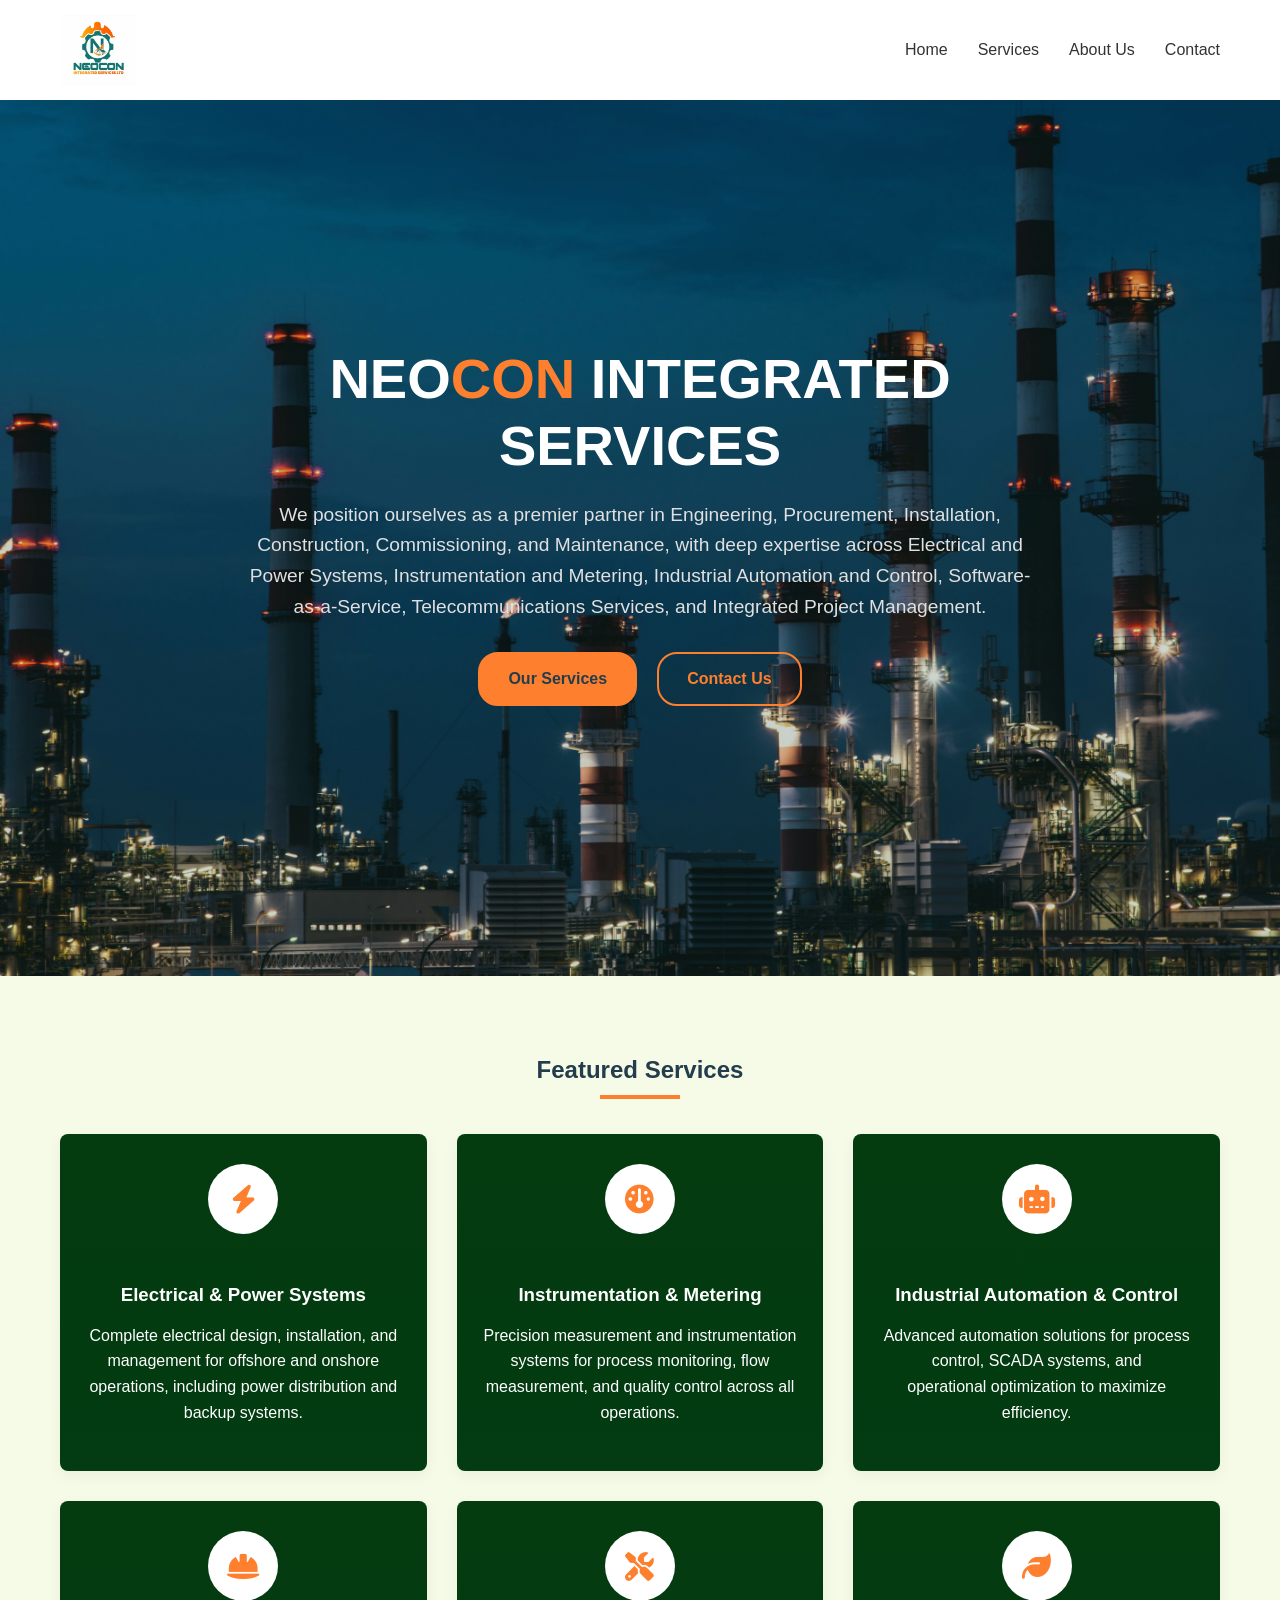
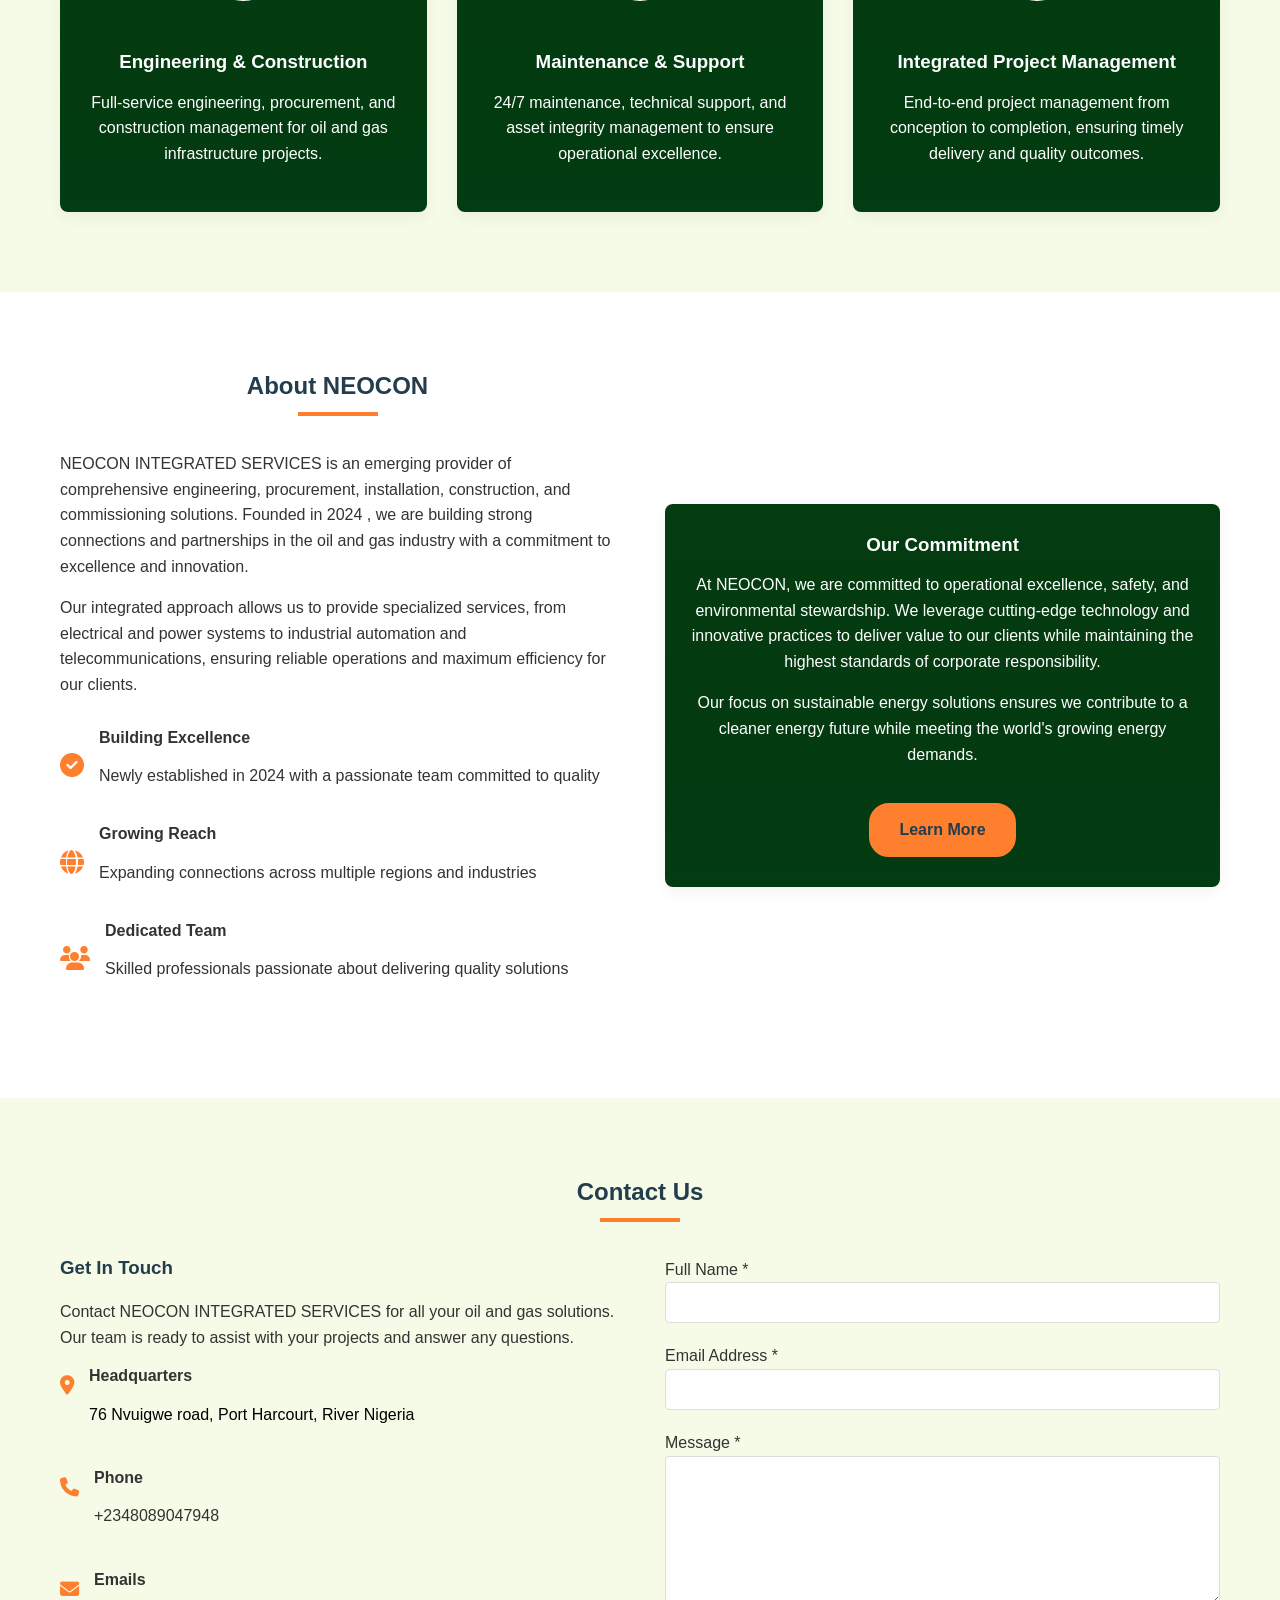
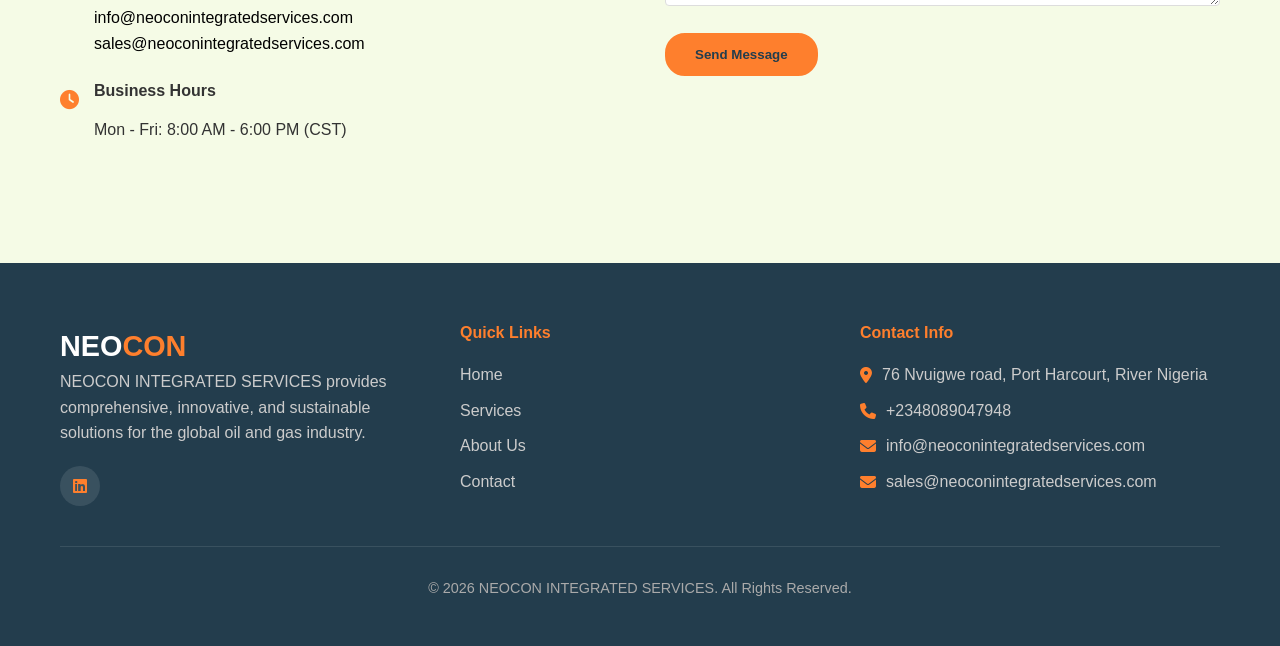
<file: index.html>
<!DOCTYPE html>
<html lang="en">
<head>
    <meta charset="UTF-8">
    <meta name="viewport" content="width=device-width, initial-scale=1.0">
    <title>NEOCON INTEGRATED SERVICES | Oil & Gas Solutions</title>
    <link rel="preload" href="./assets/images/neocon-logo.jpg" as="image">
    <link rel="preload" href="./style.css" as="style">
    <link rel="preload" href="https://cdnjs.cloudflare.com/ajax/libs/font-awesome/6.4.0/css/all.min.css" as="style">
    <link rel="stylesheet" href="https://cdnjs.cloudflare.com/ajax/libs/font-awesome/6.4.0/css/all.min.css">
    <link rel="stylesheet" href="./style.css">
    <style>
        html { background: #144e3f; }
        body { background: #2b8d73; opacity: 0; animation: fadeIn 0.5s ease-in forwards; }
        @keyframes fadeIn { to { opacity: 1; } }
    </style>
</head>
<body>s
    <!-- Header & Navigation -->
    <header id="header">
        <div class="container header-container">
            <div class="logo">
                <!-- <div class="logo-text">NEO<span>CON</span></div> -->
                 <div class="logo"><img src="./assets/images/neocon-logo.jpg" style="height: 70px;" alt=""></div>
            </div>
            
            <button class="mobile-menu-btn" id="mobile-menu-btn">
                <i class="fas fa-bars"></i>
            </button>

            
            
            <nav class="navigation">
                <ul class="nav-list" id="nav-list">
                    <li><a href="#home">Home</a></li>
                    <li><a href="./services.html">Services</a></li>
                    <li><a href="./about.html">About Us</a></li>
                    <!-- <li><a href="#projects">Projects</a></li> -->
                    <li><a href="#contact">Contact</a></li>
                </ul>
            </nav>
        </div>
    </header>

    <!-- Hero Section -->
    <section class="hero" id="home">
        <div class="container">
            <div class="hero-content">
                <h1>NEO<span>CON</span>  INTEGRATED SERVICES</h1>
                <p>We position ourselves as a premier partner in Engineering, Procurement, Installation, Construction, Commissioning, and Maintenance, with deep expertise across Electrical and Power Systems, Instrumentation and Metering, Industrial Automation and Control, Software-as-a-Service, Telecommunications Services, and Integrated Project Management.
                   </p>  
                   
                <div class="hero-btns">
                    <a href="./services.html" class="btn">Our Services</a>
                    <a href="#contact" class="btn btn-outline">Contact Us</a>
                </div>
            </div>
        </div>
    </section>

    <!-- Services Section -->
    <section class="section services" id="services">
        <div class="container">
            <h2 class="section-title">Featured Services</h2>
            <div class="services-grid">
                <a href="./services.html">
                    <div class="service-card">
                    <div class="service-icon">
                        <i class="fas fa-bolt"></i>
                    </div>
                    <div class="service-content">
                        <!-- <img src="./assets/images/construction.jpg" style="height: 300px;" alt=""> -->
                        <h3>Electrical & Power Systems</h3>
                        <p>Complete electrical design, installation, and management for offshore and onshore operations, including power distribution and backup systems.</p>
                    </div>
                </div>
                </a>
                
                <a href="./services.html">
                    <div class="service-card">
                    <div class="service-icon">
                        <i class="fas fa-gauge"></i>
                    </div>
                    <div class="service-content">
                        <!-- <img src="./assets/images/installation-of-cliffmock.png" style="height: 300px; width: 500px;" alt=""> -->
                        <h3>Instrumentation & Metering</h3>
                        <p>Precision measurement and instrumentation systems for process monitoring, flow measurement, and quality control across all operations.</p>
                    </div>
                </div>
                </a>
                
                <a href="./services.html">
                  <div class="service-card">
                    <div class="service-icon">
                        <i class="fas fa-robot"></i>
                    </div>
                    <div class="service-content">
                        
                        <h3>Industrial Automation & Control</h3>
                        <p>Advanced automation solutions for process control, SCADA systems, and <br> operational optimization to maximize efficiency.</p>
                    </div>
                </div>  
                </a>
                
                <a href="./services.html">
                     <div class="service-card">
                    <div class="service-icon">
                        <i class="fas fa-hard-hat"></i>
                    </div>
                    <div class="service-content">
                        <h3>Engineering & Construction</h3>
                        <p>Full-service engineering, procurement, and construction management for oil and gas infrastructure projects.</p>
                    </div>
                </div>
                </a>
               
                <a href="./services.html">
                    <div class="service-card">
                    <div class="service-icon">
                        <i class="fas fa-tools"></i>
                    </div>
                    <div class="service-content">
                        <h3>Maintenance & Support</h3>
                        <p>24/7 maintenance, technical support, and asset integrity management to ensure operational excellence.</p>
                    </div>
                </div>
                </a>
                
                <a href="./services.html">
                     <div class="service-card">
                    <div class="service-icon">
                        <i class="fas fa-leaf"></i>
                    </div>
                    <div class="service-content">
                        <h3>Integrated Project Management</h3>
                        <p>End-to-end project management from conception to completion, ensuring timely delivery and quality outcomes.</p>
                    </div>
                </div>
                </a>
               
            </div>
        </div>
    </section>

    <!-- About Section -->
    <section class="section about" id="about">
        <div class="container">
            <div class="about-content">
                <div class="about-text">
                    <h2 class="section-title">About NEOCON</h2>
                    <p>NEOCON INTEGRATED SERVICES is an emerging provider of comprehensive engineering, procurement, installation, construction, and commissioning solutions. Founded in 2024
                     , we are building strong connections and partnerships in the oil and gas industry with a commitment to excellence and innovation.</p>
                    <p>Our integrated approach allows us to provide specialized services, from electrical and power systems to industrial automation and telecommunications, ensuring reliable operations and maximum efficiency for our clients.</p>
                    
                    <div class="about-highlights">
                        <div class="highlight">
                            <div class="highlight-icon">
                                <i class="fas fa-check-circle"></i>
                            </div>
                            <div>
                                <h4>Building Excellence</h4>
                                <p>Newly established in 2024
                                  with a passionate team committed to quality</p>
                            </div>
                        </div>
                        
                        <div class="highlight">
                            <div class="highlight-icon">
                                <i class="fas fa-globe"></i>
                            </div>
                            <div>
                                <h4>Growing Reach</h4>
                                <p>Expanding connections across multiple regions and industries</p>
                            </div>
                        </div>
                        
                        <div class="highlight">
                            <div class="highlight-icon">
                                <i class="fas fa-users"></i>
                            </div>
                            <div>
                                <h4>Dedicated Team</h4>
                                <p>Skilled professionals passionate about delivering quality solutions</p>
                            </div>
                        </div>
                    </div>
                </div>
                
                <div class="about-stats">
                    <div class="service-card">
                        <div class="service-content">
                            <h3>Our Commitment</h3>
                            <p>At NEOCON, we are committed to operational excellence, safety, and environmental stewardship. We leverage cutting-edge technology and innovative practices to deliver value to our clients while maintaining the highest standards of corporate responsibility.</p>
                            <p>Our focus on sustainable energy solutions ensures we contribute to a cleaner energy future while meeting the world's growing energy demands.</p>
                            <a href="./about.html" class="btn" style="margin-top: 20px;">Learn More</a>
                        </div>
                    </div>
                </div>
            </div>
        </div>
    </section>

    <!-- Projects Section -->
    <!-- <section class="section projects" id="projects">
        <div class="container">
            <h2 class="section-title">Recent Projects</h2>
            <div class="project-grid">
                <div class="project-card">
                    <div class="project-img" style="background-image: url('https://images.unsplash.com/photo-1581094794329-c8112a89af12?ixlib=rb-4.0.3&auto=format&fit=crop&w=600&q=80');"></div>
                    <div class="project-content">
                        <h3>Offshore Drilling Platform</h3>
                        <p>Design and construction of a state-of-the-art offshore drilling platform in the North Sea, capable of operating in extreme weather conditions.</p>
                    </div>
                </div>
                
                <div class="project-card">
                    <div class="project-img" style="background-image: url('https://images.unsplash.com/photo-1566073771259-6a8506099945?ixlib=rb-4.0.3&auto=format&fit=crop&w=600&q=80');"></div>
                    <div class="project-content">
                        <h3>Pipeline Expansion Project</h3>
                        <p>Expansion of a 500km natural gas pipeline network across Eastern Europe, increasing capacity by 40%.</p>
                    </div>
                </div>
                
                <div class="project-card">
                    <div class="project-img" style="background-image: url('https://images.unsplash.com/photo-1565373679100-7d6c2c5b6b4c?ixlib=rb-4.0.3&auto=format&fit=crop&w=600&q=80');"></div>
                    <div class="project-content">
                        <h3>Refinery Modernization</h3>
                        <p>Complete modernization of a major refinery in the Middle East, incorporating advanced emission control technologies.</p>
                    </div>
                </div>
            </div>
        </div>
    </section> -->

    <!-- Contact Section -->
    <section class="section contact" id="contact">
        <div class="container">
            <h2 class="section-title">Contact Us</h2>
            <div class="contact-container">
                <div class="contact-info">
                    <h3>Get In Touch</h3>
                    <p>Contact NEOCON INTEGRATED SERVICES for all your oil and gas solutions. Our team is ready to assist with your projects and answer any questions.</p>
                    
                    <div class="contact-detail">
                        <div class="contact-icon">
                            <i class="fas fa-map-marker-alt"></i>
                        </div>
                        <div>
                            <h4>Headquarters</h4>
                            <a href="https://maps.app.goo.gl/WwcGTMged2ic7TFr7" class="nav-link p-0 text-body-secondary" style="text-decoration: none; color: black; ">  <p>76 Nvuigwe road, Port Harcourt, River Nigeria</p></a>

                        </div>
                    </div>
                    
                    <div class="contact-detail">
                        <div class="contact-icon">
                            <i class="fas fa-phone"></i>
                        </div>
                        <div>
                            <h4>Phone</h4>
                            <p> <a href="tel:+ +2348089047948"> +2348089047948</a></p>
                        </div>
                    </div>
                    
                    <div class="contact-detail">
                        <div class="contact-icon">
                            <i class="fas fa-envelope"></i>
                        </div>
                        <div>
                            <h4>Emails</h4>
                            <a href="mailto:info@neoconintegratedservices.com" style="text-decoration: none; color: black;">info@neoconintegratedservices.com</a>
                            <a href="mailto:sales@neoconintegratedservices.com" style="text-decoration: none; color: black;">sales@neoconintegratedservices.com</a>
                        </div>
                    </div>
                    
                    <div class="contact-detail">
                        <div class="contact-icon">
                            <i class="fas fa-clock"></i>
                        </div>
                        <div>
                            <h4>Business Hours</h4>
                            <p>Mon - Fri: 8:00 AM - 6:00 PM (CST)</p>
                        </div>
                    </div>
                </div>
                
                <!-- <div class="contact-form">
                    <form action="https://api.web3forms.com/submit" method="POST">
                           <input type="hidden" name="api.key" value="61d096a4-b754-43d6-aaa3-dd72b3310bdc">
                           <input type="text" name="name" required>
                           <input type="email" name="email" required>
                           <textarea name="message" required></textarea>
                           <button type="submit" class="btn" style="margin-top: 10px;">Submit Form</button>
</form>
                </div> -->
                <div class="contact-form">
                    <form action="https://api.web3forms.com/submit" method="POST" id="contact-form">
        <!-- Required: Your Access Key -->
        <input type="hidden" name="access_key" value="61d096a4-b754-43d6-aaa3-dd72b3310bdc">
        
        <!-- Optional: Subject, From Name, Auto Reply -->
        <input type="hidden" name="subject" value="New Contact Form Submission">
        <input type="hidden" name="from_name" value="My Website">
        <input type="hidden" name="botcheck" value="">
        
        <!-- Form Fields -->
        <div>
            <label for="name">Full Name *</label>
            <input type="text" name="name" id="name" required>
        </div>
        
        <div>
            <label for="email">Email Address *</label>
            <input type="email" name="email" id="email" required>
        </div>
        
        <div>
            <label for="message">Message *</label>
            <textarea name="message" id="message" rows="5" required></textarea>
        </div>
        
        <!-- Optional: Honeypot Spam Protection -->
        <div style="display: none;">
            <label>Don't fill this out if you're human:</label>
            <input type="text" name="botcheck">
        </div>
        
        <!-- Submit Button -->
        <button class="btn" type="submit">Send Message</button>
        
        <!-- Success/Error Messages (initially hidden) -->
        <div id="result" style="display: none;"></div>
    </form>

    <!-- JavaScript for AJAX submission -->
    <script>
        const form = document.getElementById('contact-form');
        const result = document.getElementById('result');
        
        form.addEventListener('submit', function(e) {
            e.preventDefault();
            
            // Show loading state
            result.style.display = 'block';
            result.innerHTML = 'Please wait...';
            result.style.color = 'blue';
            
            // Form data
            const formData = new FormData(form);
            
            // Submit form
            fetch('https://api.web3forms.com/submit', {
                method: 'POST',
                body: formData
            })
            .then(response => response.json())
            .then(data => {
                if (data.success) {
                    result.innerHTML = "Thank you! Your message has been sent successfully.";
                    result.style.color = 'green';
                    form.reset(); // Clear form
                } else {
                    result.innerHTML = data.message || "Sorry, there was an error. Please try again.";
                    result.style.color = 'red';
                }
            })
            .catch(error => {
                result.innerHTML = "Sorry, there was an error. Please try again.";
                result.style.color = 'red';
            })
            .finally(() => {
                // Hide result after 5 seconds
                setTimeout(() => {
                    result.style.display = 'none';
                }, 5000);
            });
        });
    </script>
                </div>
                 
            </div>
        </div>
    </section>

    <!-- Footer -->
    <footer>
        <div class="container">
            <div class="footer-content">
                <div class="footer-about">
                    <div class="footer-logo">
                        <div class="logo-text">NEO<span>CON</span></div>
                    </div>
                    <p>NEOCON INTEGRATED SERVICES provides comprehensive, innovative, and sustainable solutions for the global oil and gas industry.</p>
                    <div class="social-links">
                        <a href="https://www.linkedin.com/company/112218785/admin/dashboard"><i class="fab fa-linkedin"></i></a>
                        <!-- <a href="#"><i class="fab fa-twitter"></i></a>
                        <a href="#"><i class="fab fa-facebook"></i></a>
                        <a href="#"><i class="fab fa-instagram"></i></a> -->
                    </div>
                </div>
                
                <div class="footer-links">
                    <h4>Quick Links</h4>
                    <ul>
                        <li><a href="#home">Home</a></li>
                        <li><a href="./services.html">Services</a></li>
                        <li><a href="./about.html">About Us</a></li>
                        <!-- <li><a href="#projects">Projects</a></li> -->
                        <li><a href="#contact">Contact</a></li>
                    </ul>
                </div>
                
                <div class="footer-contact">
                    <h4>Contact Info</h4>
                    <p><i class="fas fa-map-marker-alt"></i> <a href="https://maps.app.goo.gl/WwcGTMged2ic7TFr7"> 76 Nvuigwe road, Port Harcourt, River Nigeria </a></p>
                    <p><i class="fas fa-phone"></i> <a href="tel:+2348089047948">+2348089047948</a></p>
                    <p><i class="fas fa-envelope"></i> <a href="mailto:info@neoconintegratedservices.com">info@neoconintegratedservices.com</a></p>
                    <p><i class="fas fa-envelope"></i> <a href="mailto:sales@neoconintegratedservices.com">sales@neoconintegratedservices.com</a></p>
                    <!-- <p><i class="fas fa-clock"></i> Mon-Fri: 8:00 AM - 6:00 PM</p> -->
                </div>
            </div>
            
            <div class="copyright">
                <p>&copy; 2026
                  NEOCON INTEGRATED SERVICES. All Rights Reserved.</p>
            </div>
        </div>
    </footer>

    <script>

        // Mobile Menu Toggle
        const mobileMenuBtn = document.getElementById('mobile-menu-btn');
        const navList = document.getElementById('nav-list');
        
        mobileMenuBtn.addEventListener('click', () => {
            navList.classList.toggle('active');
            mobileMenuBtn.innerHTML = navList.classList.contains('active') 
                ? '<i class="fas fa-times"></i>' 
                : '<i class="fas fa-bars"></i>';
        });
        
        // Close mobile menu when clicking a link
        document.querySelectorAll('.nav-list a').forEach(link => {
            link.addEventListener('click', () => {
                navList.classList.remove('active');
                mobileMenuBtn.innerHTML = '<i class="fas fa-bars"></i>';
            });
        });
        
        // Header scroll effect
        window.addEventListener('scroll', () => {
            const header = document.getElementById('header');
            if (window.scrollY > 100) {
                header.classList.add('scrolled');
            } else {
                header.classList.remove('scrolled');
            }
        });
        
        // Contact form submission with Formspree
        const contactForm = document.getElementById('contactForm');
        contactForm.addEventListener('submit', function(e) {
            // Allow Formspree to handle the submission
            // Form will submit to Formspree endpoint and redirect on success
        });
        
        // Smooth scrolling for anchor links
        document.querySelectorAll('a[href^="#"]').forEach(anchor => {
            anchor.addEventListener('click', function(e) {
                e.preventDefault();
                
                const targetId = this.getAttribute('href');
                if (targetId === '#') return;
                
                const targetElement = document.querySelector(targetId);
                if (targetElement) {
                    window.scrollTo({
                        top: targetElement.offsetTop - 80,
                        behavior: 'smooth'
                    });
                }
            });
        });
    </script>
    
</body>
</file>
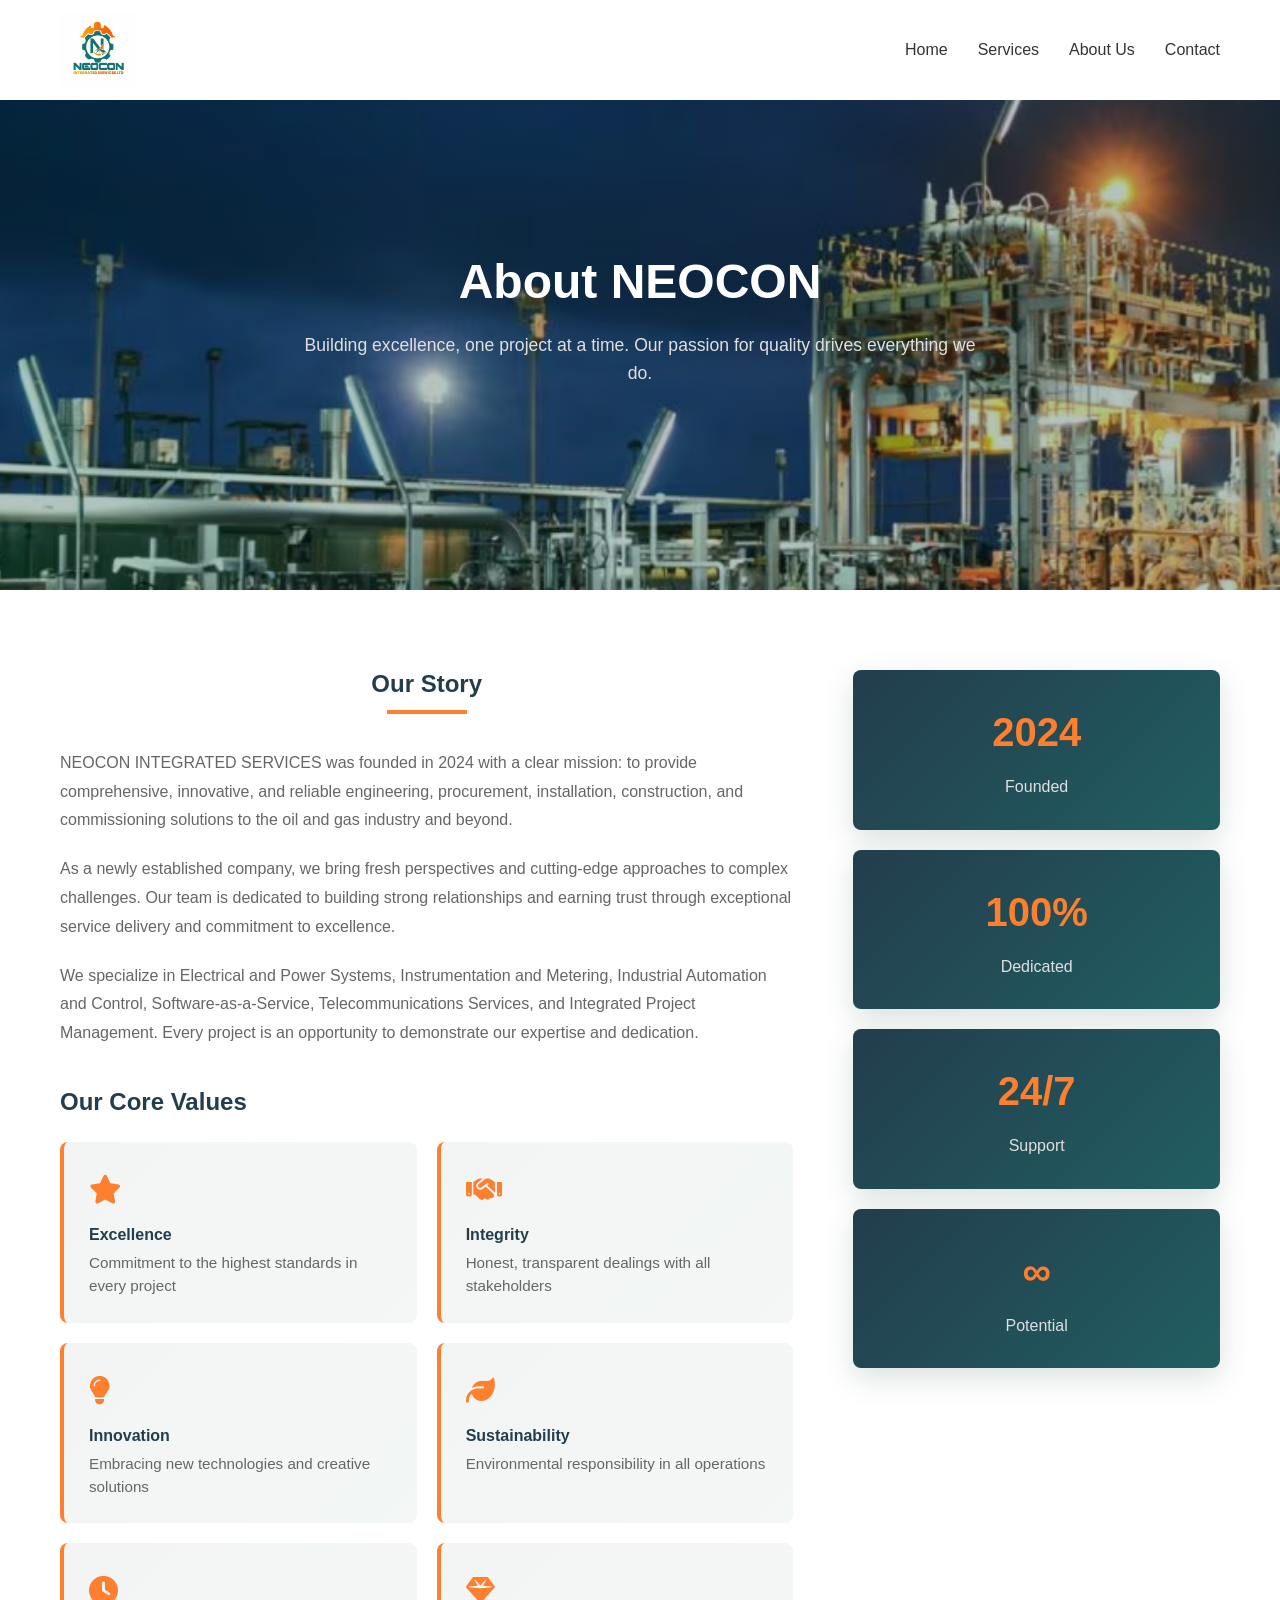
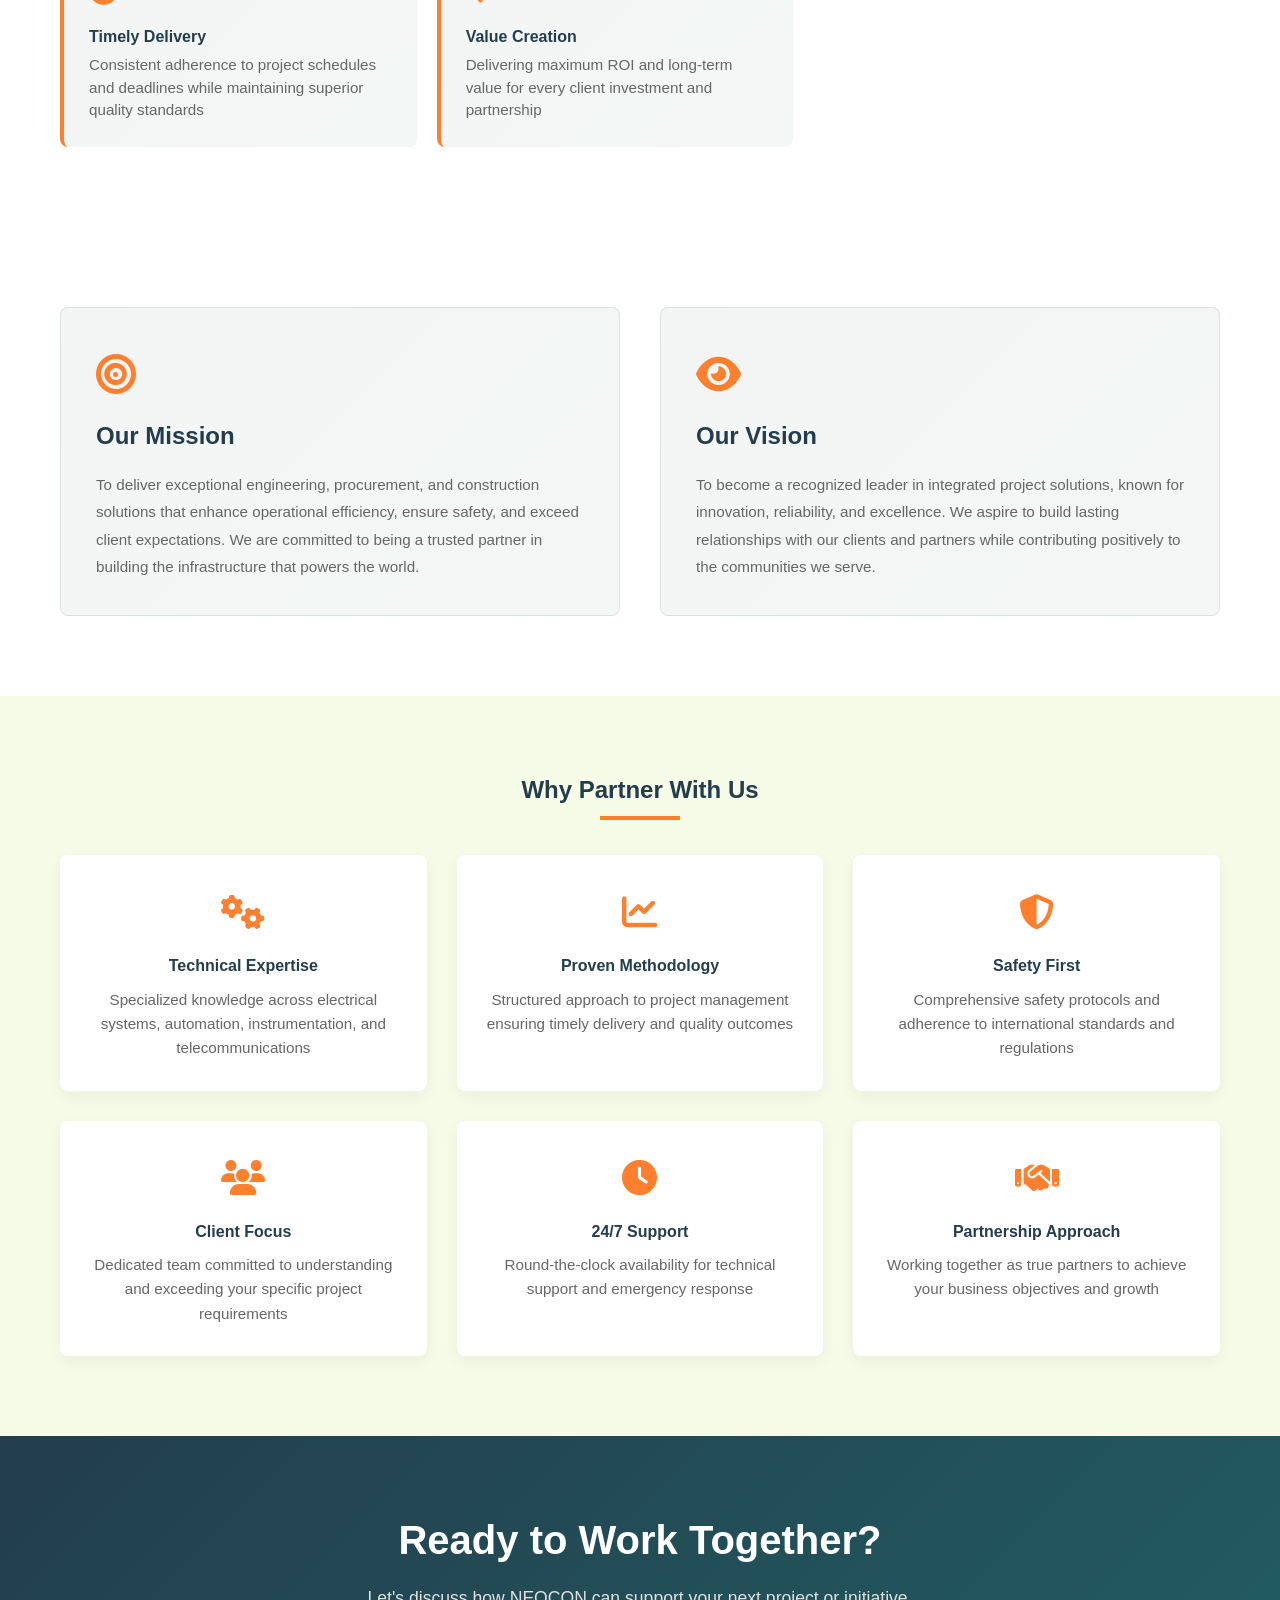
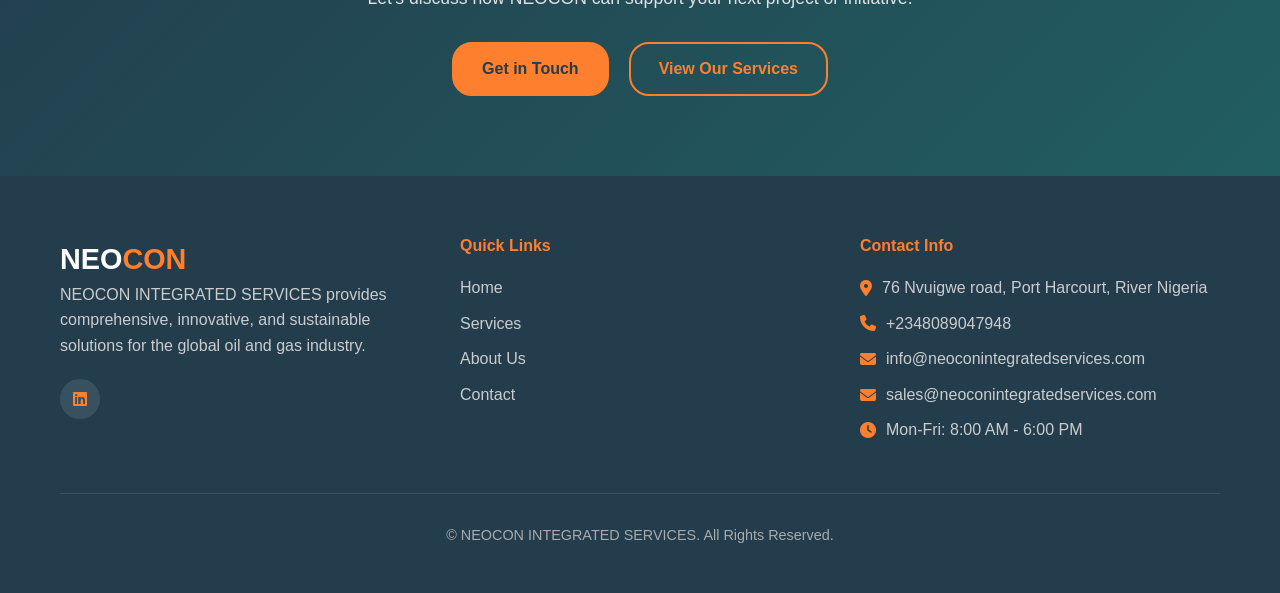
<file: about.html>
<!DOCTYPE html>
<html lang="en">
<head>
    <meta charset="UTF-8">
    <meta name="viewport" content="width=device-width, initial-scale=1.0">
    <title>About Us | NEOCON INTEGRATED SERVICES</title>
    <link rel="preload" href="./assets/images/neocon-logo.jpg" as="image">
    <link rel="preload" href="./style.css" as="style">
    <link rel="preload" href="https://cdnjs.cloudflare.com/ajax/libs/font-awesome/6.4.0/css/all.min.css" as="style">
    <link rel="stylesheet" href="https://cdnjs.cloudflare.com/ajax/libs/font-awesome/6.4.0/css/all.min.css">
    <link rel="stylesheet" href="./style.css">
    <style>
        html { background: #233d4d; }
        body { background: #f5fbe6; opacity: 0; animation: fadeIn 0.5s ease-in forwards; }
        @keyframes fadeIn { to { opacity: 1; } }
    </style>
</head>
<body>
    <!-- Header & Navigation -->
    <header id="header">
        <div class="container header-container">
            <div class="logo">
                <div class="logo"><img src="./assets/images/neocon-logo.jpg" style="height: 70px;" alt="NEOCON Logo"></div>
            </div>
            
            <button class="mobile-menu-btn" id="mobile-menu-btn">
                <i class="fas fa-bars"></i>
            </button>

            
            <nav class="navigation">
                <ul class="nav-list" id="nav-list">
                    <li><a href="index.html#home">Home</a></li>
                    <li><a href="services.html">Services</a></li>
                    <li><a href="about.html">About Us</a></li>
                    <!-- <li><a href="index.html#projects">Projects</a></li> -->
                    <li><a href="index.html#contact">Contact</a></li>
                </ul>
            </nav>
        </div>
    </header>

    <!-- About Hero Section -->
    <section class="hero about-hero">
        <div class="container">
            <div class="hero-content">
                <h1>About NEOCON</h1>
                <p>Building excellence, one project at a time. Our passion for quality drives everything we do.</p>
            </div>
        </div>
    </section>

    <!-- Company Overview -->
    <section class="section about-overview">
        <div class="container">
            <div class="overview-grid">
                <div class="overview-content">
                    <h2 class="section-title">Our Story</h2>
                    <p>NEOCON INTEGRATED SERVICES was founded in 2024 with a clear mission: to provide comprehensive, innovative, and reliable engineering, procurement, installation, construction, and commissioning solutions to the oil and gas industry and beyond.</p>
                    
                    <p>As a newly established company, we bring fresh perspectives and cutting-edge approaches to complex challenges. Our team is dedicated to building strong relationships and earning trust through exceptional service delivery and commitment to excellence.</p>
                    
                    <p>We specialize in Electrical and Power Systems, Instrumentation and Metering, Industrial Automation and Control, Software-as-a-Service, Telecommunications Services, and Integrated Project Management. Every project is an opportunity to demonstrate our expertise and dedication.</p>

                    <div class="about-values">
                        <h3>Our Core Values</h3>
                        <div class="values-grid">
                            <div class="value-item">
                                <div class="value-icon"><i class="fas fa-star"></i></div>
                                <h4>Excellence</h4>
                                <p>Commitment to the highest standards in every project</p>
                            </div>
                            <div class="value-item">
                                <div class="value-icon"><i class="fas fa-handshake"></i></div>
                                <h4>Integrity</h4>
                                <p>Honest, transparent dealings with all stakeholders</p>
                            </div>
                            <div class="value-item">
                                <div class="value-icon"><i class="fas fa-lightbulb"></i></div>
                                <h4>Innovation</h4>
                                <p>Embracing new technologies and creative solutions</p>
                            </div>
                            <div class="value-item">
                                <div class="value-icon"><i class="fas fa-leaf"></i></div>
                                <h4>Sustainability</h4>
                                <p>Environmental responsibility in all operations</p>
                            </div>
                            <div class="value-item">
                                <div class="value-icon"><i class="fas fa-clock"></i></div>
                                <h4>Timely Delivery</h4>
                                <p>Consistent adherence to project schedules and deadlines while maintaining superior quality standards</p>
                            </div>
                            <div class="value-item">
                                <div class="value-icon"><i class="fas fa-gem"></i></div>
                                <h4>Value Creation</h4>
                                <p>Delivering maximum ROI and long-term value for every client investment and partnership</p>
                            </div>
                        </div>
                    </div>
                </div>

                <div class="overview-stats">
                    <div class="stat-box">
                        <div class="stat-number">2024</div>
                        <div class="stat-label">Founded</div>
                    </div>
                    <div class="stat-box">
                        <div class="stat-number">100%</div>
                        <div class="stat-label">Dedicated</div>
                    </div>
                    <div class="stat-box">
                        <div class="stat-number">24/7</div>
                        <div class="stat-label">Support</div>
                    </div>
                    <div class="stat-box">
                        <div class="stat-number">∞</div>
                        <div class="stat-label">Potential</div>
                    </div>
                </div>
            </div>
        </div>
    </section>

    <!-- Certifications Section -->
    <!-- <section class="section certifications-section">
        <div class="container">
            <h2 class="section-title">Certifications & Credentials</h2>
            
            <div class="certifications-container"> -->
                <!-- Upload Section -->
                <!-- <div class="cert-upload-box">
                    <div class="upload-icon">
                        <i class="fas fa-cloud-upload-alt"></i>
                    </div>
                    <h3>Add Certifications</h3>
                    <p>Upload company certifications, compliance documents, and credentials here</p>
                    <div class="cert-upload-area" id="certUploadArea">
                        <input type="file" id="certInput" multiple accept="image/*,.pdf" hidden>
                        <p><i class="fas fa-upload"></i> Click or drag images/PDFs here</p>
                    </div>
                    <button id="certBrowseBtn" class="btn" style="margin-top: 15px;">Choose Files</button>
                </div> -->

                <!-- Gallery Section -->
                <!-- <div class="cert-gallery" id="certGallery">
                    <h3 style="grid-column: 1 / -1; text-align: center; color: var(--dark-green); margin-bottom: 20px;">Uploaded Certifications</h3>
                    <div id="certItems" style="grid-column: 1 / -1; text-align: center; padding: 40px; color: #999;">
                        <p>No certifications uploaded yet</p>
                    </div>
                </div>
            </div> -->
        <!-- </div>
    </section> -->

    <!-- Mission & Vision -->
    <section class="section mission-vision">
        <div class="container">
            <div class="mission-vision-grid">
                <div class="mission-box">
                    <div class="mv-icon">
                        <i class="fas fa-bullseye"></i>
                    </div>
                    <h3>Our Mission</h3>
                    <p>To deliver exceptional engineering, procurement, and construction solutions that enhance operational efficiency, ensure safety, and exceed client expectations. We are committed to being a trusted partner in building the infrastructure that powers the world.</p>
                </div>

                <div class="vision-box">
                    <div class="mv-icon">
                        <i class="fas fa-eye"></i>
                    </div>
                    <h3>Our Vision</h3>
                    <p>To become a recognized leader in integrated project solutions, known for innovation, reliability, and excellence. We aspire to build lasting relationships with our clients and partners while contributing positively to the communities we serve.</p>
                </div>
            </div>
        </div>
    </section>

    <!-- Why Partner With Us -->
    <section class="section why-partner">
        <div class="container">
            <h2 class="section-title">Why Partner With Us</h2>
            <div class="partner-grid">
                <div class="partner-card">
                    <div class="partner-icon">
                        <i class="fas fa-cogs"></i>
                    </div>
                    <h4>Technical Expertise</h4>
                    <p>Specialized knowledge across electrical systems, automation, instrumentation, and telecommunications</p>
                </div>

                <div class="partner-card">
                    <div class="partner-icon">
                        <i class="fas fa-chart-line"></i>
                    </div>
                    <h4>Proven Methodology</h4>
                    <p>Structured approach to project management ensuring timely delivery and quality outcomes</p>
                </div>

                <div class="partner-card">
                    <div class="partner-icon">
                        <i class="fas fa-shield-alt"></i>
                    </div>
                    <h4>Safety First</h4>
                    <p>Comprehensive safety protocols and adherence to international standards and regulations</p>
                </div>

                <div class="partner-card">
                    <div class="partner-icon">
                        <i class="fas fa-users"></i>
                    </div>
                    <h4>Client Focus</h4>
                    <p>Dedicated team committed to understanding and exceeding your specific project requirements</p>
                </div>

                <div class="partner-card">
                    <div class="partner-icon">
                        <i class="fas fa-clock"></i>
                    </div>
                    <h4>24/7 Support</h4>
                    <p>Round-the-clock availability for technical support and emergency response</p>
                </div>

                <div class="partner-card">
                    <div class="partner-icon">
                        <i class="fas fa-handshake"></i>
                    </div>
                    <h4>Partnership Approach</h4>
                    <p>Working together as true partners to achieve your business objectives and growth</p>
                </div>
            </div>
        </div>
    </section>

    <!-- CTA Section -->
    <section class="section cta-section">
        <div class="container">
            <div class="cta-content">
                <h2>Ready to Work Together?</h2>
                <p>Let's discuss how NEOCON can support your next project or initiative.</p>
                <div class="cta-buttons">
                    <a href="index.html#contact" class="btn">Get in Touch</a>
                    <a href="services.html" class="btn btn-outline">View Our Services</a>
                </div>
            </div>
        </div>
    </section>

    <!-- Footer -->
    <footer>
        <div class="container">
            <div class="footer-content">
                <div class="footer-about">
                    <div class="footer-logo">
                        <div class="logo-text">NEO<span>CON</span></div>
                    </div>
                    <p>NEOCON INTEGRATED SERVICES provides comprehensive, innovative, and sustainable solutions for the global oil and gas industry.</p>
                    <div class="social-links">
                        <a href="https://www.linkedin.com/company/112218785/admin/dashboard/"><i class="fab fa-linkedin"></i></a>
                        <!-- <a href="#"><i class="fab fa-twitter"></i></a>
                        <a href="#"><i class="fab fa-facebook"></i></a>
                        <a href="#"><i class="fab fa-instagram"></i></a> -->
                    </div>
                </div>
                
                <div class="footer-links">
                    <h4>Quick Links</h4>
                    <ul>
                        <li><a href="index.html#home">Home</a></li>
                        <li><a href="./services.html">Services</a></li>
                        <li><a href="./about.html">About Us</a></li>
                        <!-- <li><a href="index.html#projects">Projects</a></li> -->
                        <li><a href="index.html#contact">Contact</a></li>
                    </ul>
                </div>
                
                <div class="footer-contact">
                    <h4>Contact Info</h4>
                    <p><i class="fas fa-map-marker-alt"></i> <a href="https://maps.app.goo.gl/WwcGTMged2ic7TFr7" >  76 Nvuigwe road, Port Harcourt, River Nigeria</a></p>
                    <p><i class="fas fa-phone"></i> <a href="tel:+2348089047948"> +2348089047948</a></p>
                    <p><i class="fas fa-envelope"></i> <a href="mailto:info@neoconintegratedservices.com">info@neoconintegratedservices.com</a></p>
                    <p><i class="fas fa-envelope"></i> <a href="mailto:sales@neoconintegratedservices.com">sales@neoconintegratedservices.com</a></p>
                    <p><i class="fas fa-clock"></i> Mon-Fri: 8:00 AM - 6:00 PM</p>
                </div>
            </div>
            
            <div class="copyright">
                <p>&copy;  NEOCON INTEGRATED SERVICES. All Rights Reserved.</p>
            </div>
        </div>
    </footer>

    <script>
        // Mobile Menu Toggle
        const mobileMenuBtn = document.getElementById('mobile-menu-btn');
        const navList = document.getElementById('nav-list');
        
        mobileMenuBtn.addEventListener('click', () => {
            navList.classList.toggle('active');
            mobileMenuBtn.innerHTML = navList.classList.contains('active') 
                ? '<i class="fas fa-times"></i>' 
                : '<i class="fas fa-bars"></i>';
        });
        
        // Close mobile menu when clicking a link
        document.querySelectorAll('.nav-list a').forEach(link => {
            link.addEventListener('click', () => {
                navList.classList.remove('active');
                mobileMenuBtn.innerHTML = '<i class="fas fa-bars"></i>';
            });
        });
        
        // Header scroll effect
        window.addEventListener('scroll', () => {
            const header = document.getElementById('header');
            if (window.scrollY > 100) {
                header.classList.add('scrolled');
            } else {
                header.classList.remove('scrolled');
            }
        });

        // Certification Upload Handling
        const certInput = document.getElementById('certInput');
        const certBrowseBtn = document.getElementById('certBrowseBtn');
        const certUploadArea = document.getElementById('certUploadArea');
        const certGallery = document.getElementById('certGallery');
        const certItems = document.getElementById('certItems');

        certBrowseBtn.addEventListener('click', () => certInput.click());

        certUploadArea.addEventListener('click', () => certInput.click());

        // Drag and drop
        certUploadArea.addEventListener('dragover', (e) => {
            e.preventDefault();
            certUploadArea.style.borderColor = 'var(--light-orange)';
            certUploadArea.style.backgroundColor = 'rgba(249, 168, 38, 0.05)';
        });

        certUploadArea.addEventListener('dragleave', () => {
            certUploadArea.style.borderColor = '#ddd';
            certUploadArea.style.backgroundColor = '#f9f9f9';
        });

        certUploadArea.addEventListener('drop', (e) => {
            e.preventDefault();
            certUploadArea.style.borderColor = '#ddd';
            certUploadArea.style.backgroundColor = '#f9f9f9';
            handleFiles(e.dataTransfer.files);
        });

        certInput.addEventListener('change', (e) => {
            handleFiles(e.target.files);
        });

        function handleFiles(files) {
            if (files.length === 0) return;

            // Clear the "no certifications" message
            if (certItems.querySelector('p')) {
                certItems.innerHTML = '';
            }

            Array.from(files).forEach(file => {
                if (file.type.startsWith('image/') || file.type === 'application/pdf') {
                    const certItem = document.createElement('div');
                    certItem.className = 'cert-item';

                    if (file.type.startsWith('image/')) {
                        const reader = new FileReader();
                        reader.onload = (e) => {
                            certItem.innerHTML = `
                                <img src="${e.target.result}" alt="Certification">
                                <div class="cert-name">${file.name}</div>
                                <button class="cert-delete" onclick="this.parentElement.remove()">
                                    <i class="fas fa-trash"></i>
                                </button>
                            `;
                            certItems.appendChild(certItem);
                        };
                        reader.readAsDataURL(file);
                    } else if (file.type === 'application/pdf') {
                        certItem.innerHTML = `
                            <div class="cert-pdf-icon"><i class="fas fa-file-pdf"></i></div>
                            <div class="cert-name">${file.name}</div>
                            <button class="cert-delete" onclick="this.parentElement.remove()">
                                <i class="fas fa-trash"></i>
                            </button>
                        `;
                        certItems.appendChild(certItem);
                    }
                }
            });
        }

        // Smooth scrolling for anchor links
        document.querySelectorAll('a[href^="#"]').forEach(anchor => {
            anchor.addEventListener('click', function(e) {
                e.preventDefault();
                
                const targetId = this.getAttribute('href');
                if (targetId === '#') return;
                
                const targetElement = document.querySelector(targetId);
                if (targetElement) {
                    window.scrollTo({
                        top: targetElement.offsetTop - 80,
                        behavior: 'smooth'
                    });
                }
            });
        });
    </script>
    <script>
        (function() {
            const toggle = document.getElementById('theme-toggle');
            if (!toggle) return;
            const root = document.documentElement;
            const stored = localStorage.getItem('theme');
            const prefersDark = window.matchMedia && window.matchMedia('(prefers-color-scheme: dark)').matches;
            let theme = stored || (prefersDark ? 'dark' : 'light');
            root.setAttribute('data-theme', theme);
            function updateIcon() {
                toggle.innerHTML = theme === 'dark' ? '<i class="fas fa-sun"></i>' : '<i class="fas fa-moon"></i>';
            }
            updateIcon();
            toggle.addEventListener('click', () => {
                theme = theme === 'dark' ? 'light' : 'dark';
                root.setAttribute('data-theme', theme);
                localStorage.setItem('theme', theme);
                updateIcon();
            });
        })();
    </script>
</body>
</html>
</file>
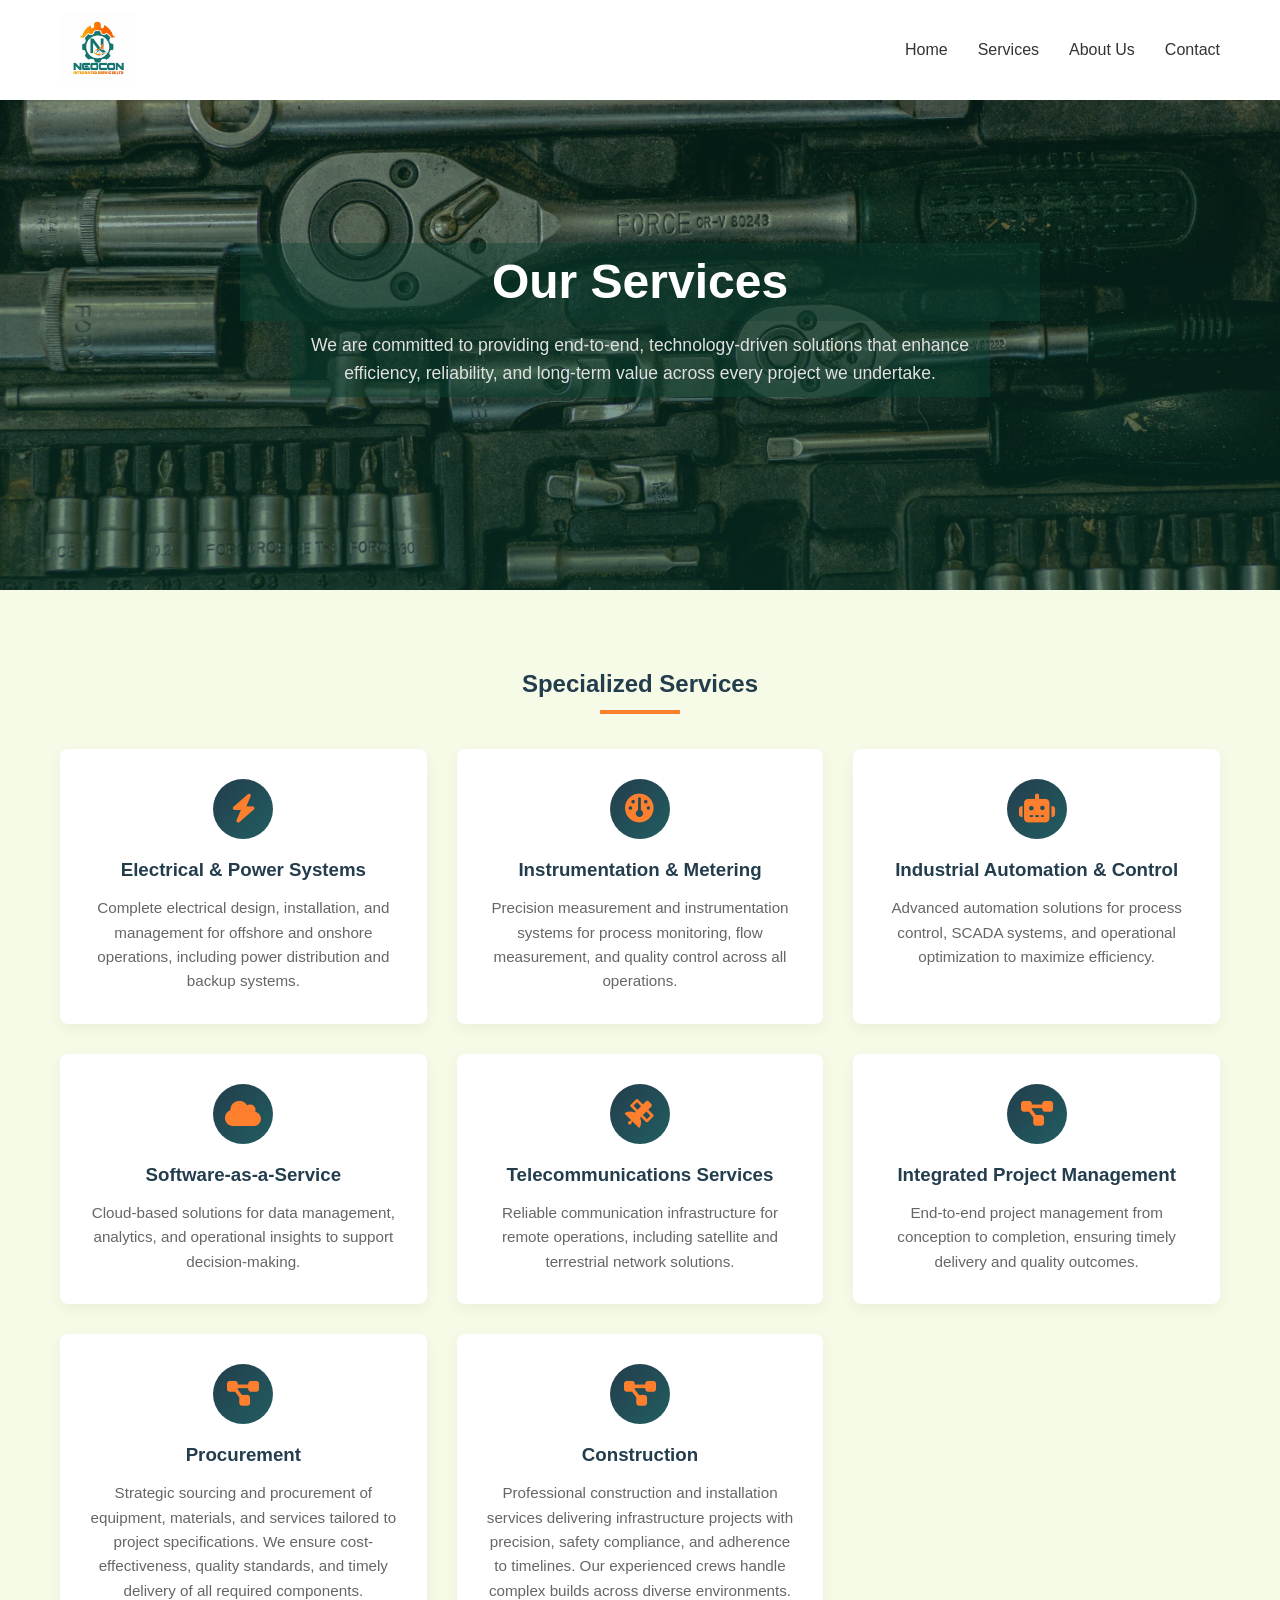
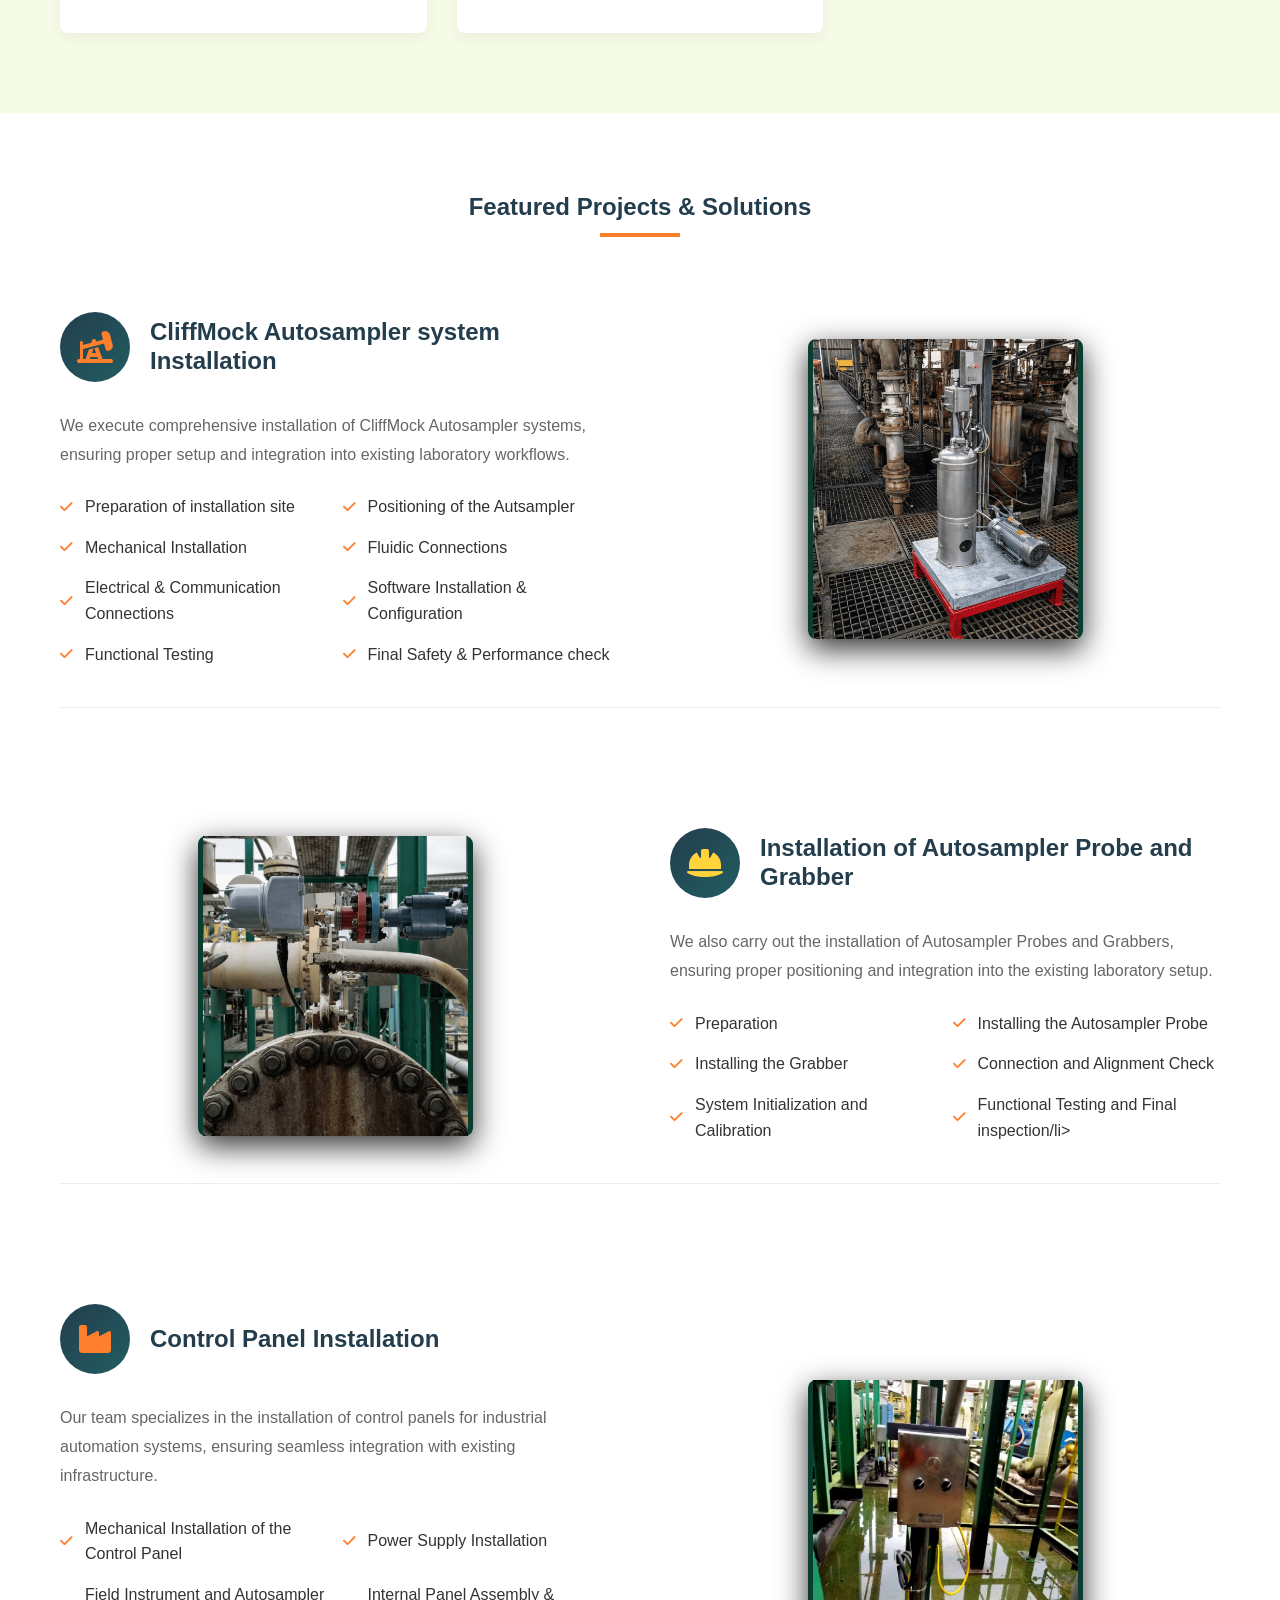
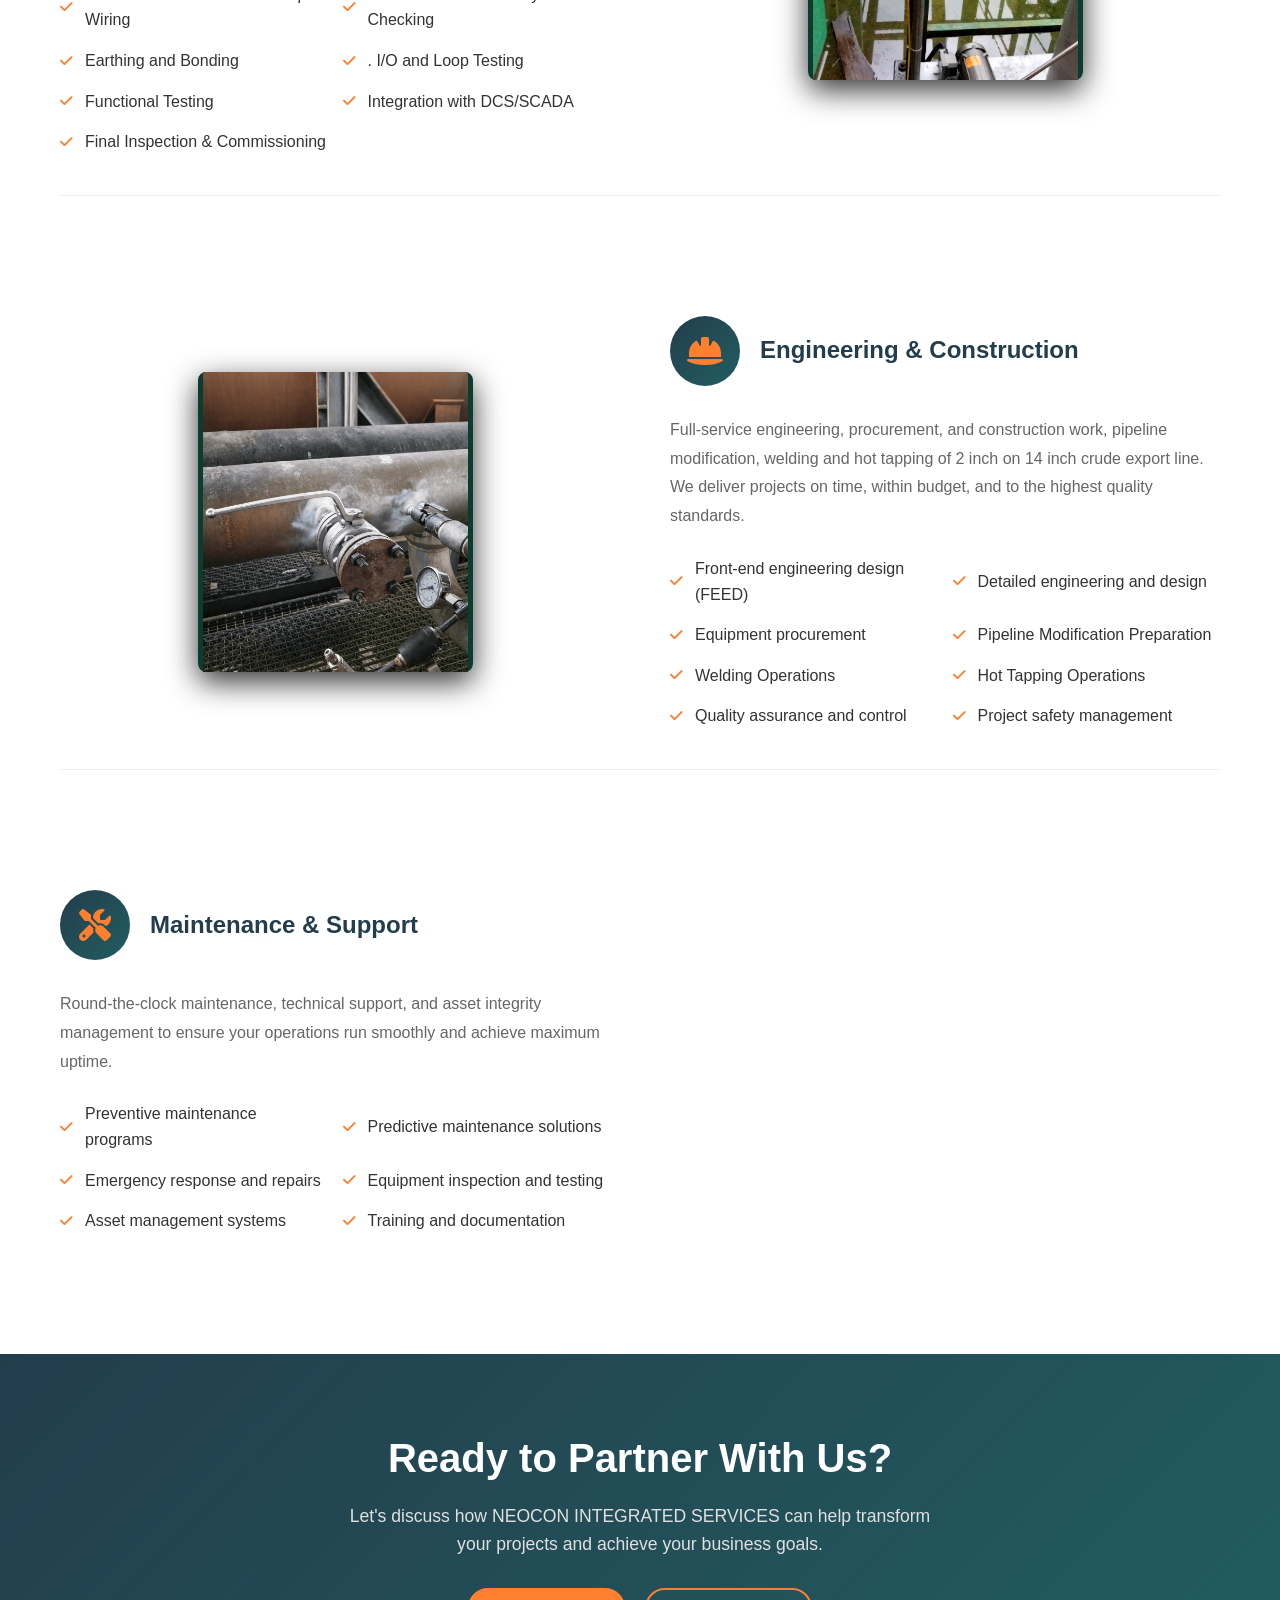
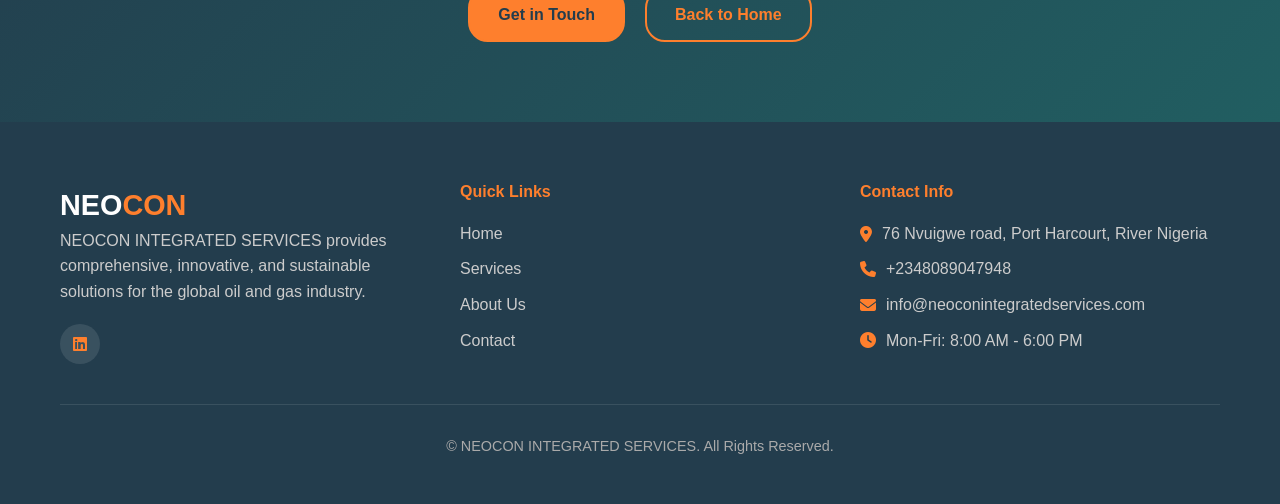
<file: services.html>
<!DOCTYPE html>
<html lang="en">
<head>
    <meta charset="UTF-8">
    <meta name="viewport" content="width=device-width, initial-scale=1.0">
    <title>Our Services | NEOCON INTEGRATED SERVICES</title>
    <link rel="preload" href="./assets/images/neocon-logo.jpg" as="image">
    <link rel="preload" href="./style.css" as="style">
    <link rel="preload" href="https://cdnjs.cloudflare.com/ajax/libs/font-awesome/6.4.0/css/all.min.css" as="style">
    <link rel="stylesheet" href="https://cdnjs.cloudflare.com/ajax/libs/font-awesome/6.4.0/css/all.min.css">
    <link rel="stylesheet" href="./style.css">
    <style>
        html { background: #233d4d; }
        body { background: #f5fbe6; opacity: 0; animation: fadeIn 0.5s ease-in forwards; }
        @keyframes fadeIn { to { opacity: 1; } }
    </style>
</head>
<body>
    <!-- Header & Navigation -->
    <header id="header">
        <div class="container header-container">
            <div class="logo">
                <div class="logo"><img src="./assets/images/neocon-logo.jpg" style="height: 70px;" alt="NEOCON Logo"></div>
            </div>
            
            <button class="mobile-menu-btn" id="mobile-menu-btn">
                <i class="fas fa-bars"></i>
            </button>
            
            <nav class="navigation">
                <ul class="nav-list" id="nav-list">
                    <li><a href="index.html#home">Home</a></li>
                    <li><a href="services.html">Services</a></li>
                    <li><a href="about.html">About Us</a></li>
                    <!-- <li><a href="index.html#projects">Projects</a></li> -->
                    <li><a href="index.html#contact">Contact</a></li>
                </ul>
            </nav>
        </div>
    </header>

    <!-- Services Hero Section -->
    <section class="hero services-hero">
        <div class="container">
            <div class="hero-content">
                <h1>Our Services</h1>
                <p>We are committed to providing end-to-end, technology-driven solutions that enhance efficiency, reliability, and long-term value across every project we undertake.</p>
            </div>
        </div>
    </section>

    <!-- Specialized Services Section -->
    <section class="section specialized-services">
        <div class="container">
            <h2 class="section-title">Specialized Services</h2>
            <div class="specialized-grid">
                <div class="specialized-card">
                    <div class="specialized-icon">
                        <i class="fas fa-bolt"></i>
                    </div>
                    <h3>Electrical & Power Systems</h3>
                    <p>Complete electrical design, installation, and management for offshore and onshore operations, including power distribution and backup systems.</p>
                </div>

                <div class="specialized-card">
                    <div class="specialized-icon">
                        <i class="fas fa-gauge"></i>
                    </div>
                    <h3>Instrumentation & Metering</h3>
                    <p>Precision measurement and instrumentation systems for process monitoring, flow measurement, and quality control across all operations.</p>
                </div>

                <div class="specialized-card">
                    <div class="specialized-icon">
                        <i class="fas fa-robot"></i>
                    </div>
                    <h3>Industrial Automation & Control</h3>
                    <p>Advanced automation solutions for process control, SCADA systems, and operational optimization to maximize efficiency.</p>
                </div>

                <div class="specialized-card">
                    <div class="specialized-icon">
                        <i class="fas fa-cloud"></i>
                    </div>
                    <h3>Software-as-a-Service</h3>
                    <p>Cloud-based solutions for data management, analytics, and operational insights to support decision-making.</p>
                </div>

                <div class="specialized-card">
                    <div class="specialized-icon">
                        <i class="fas fa-satellite"></i>
                    </div>
                    <h3>Telecommunications Services</h3>
                    <p>Reliable communication infrastructure for remote operations, including satellite and terrestrial network solutions.</p>
                </div>

                <div class="specialized-card">
                    <div class="specialized-icon">
                        <i class="fas fa-project-diagram"></i>
                    </div>
                    <h3>Integrated Project Management</h3>
                    <p>End-to-end project management from conception to completion, ensuring timely delivery and quality outcomes.</p>
                </div>

                <div class="specialized-card">
                    <div class="specialized-icon">
                        <i class="fas fa-project-diagram"></i>
                    </div>
                    <h3>Procurement</h3>
                    <p>Strategic sourcing and procurement of equipment, materials, and services tailored to project specifications. We ensure cost-effectiveness, quality standards, and timely delivery of all required components.</p>
                </div>

                <div class="specialized-card">
                    <div class="specialized-icon">
                        <i class="fas fa-project-diagram"></i>
                    </div>
                    <h3>Construction</h3>
                    <p>Professional construction and installation services delivering infrastructure projects with precision, safety compliance, and adherence to timelines. Our experienced crews handle complex builds across diverse environments.</p>
                </div>
            </div>
        </div>
    </section>

    <!-- Detailed Services Section -->
    <section class="section services-detailed">
        <div class="container">
            <h2 class="section-title">Featured Projects & Solutions</h2>
            <!-- Service 1: Exploration & Production -->
            <div class="service-detail-card">
                <div class="service-detail-grid">
                    <div class="service-detail-content">
                        <div class="service-detail-header">
                            <div class="service-detail-icon">
                                <i class="fas fa-oil-well"></i>
                            </div>
                            <h2>CliffMock Autosampler system Installation</h2>
                        </div>
                        <p>We execute comprehensive installation of CliffMock Autosampler systems, ensuring proper setup and integration into existing laboratory workflows.</p>
                        <ul class="service-features">
                            <li><i class="fas fa-check"></i> Preparation of installation site</li>
                            <li><i class="fas fa-check"></i> Positioning of the Autsampler</li>
                            <li><i class="fas fa-check"></i> Mechanical Installation</li>
                            <li><i class="fas fa-check"></i> Fluidic Connections</li>
                            <li><i class="fas fa-check"></i> Electrical & Communication Connections</li>
                            <li><i class="fas fa-check"></i> Software Installation & Configuration</li>
                             <li><i class="fas fa-check"></i> Functional Testing</li>
                            <li><i class="fas fa-check"></i> Final Safety & Performance check</li>
                        </ul>
                    </div>
                    <div class="service-detail-img">
                        <div class="img-placeholder">
                            <img class="lightbox-img" src="./assets/images/installation-of-cliffmock.png" style="height:300px; width:100%; object-fit:cover;" alt="installation-of-cliffmock">
                        </div>
                    </div>
                </div>
            </div>

            <!-- Service 2: Pipeline & Transportation -->
            <div class="service-detail-card">
                <div class="service-detail-grid reverse">
                    <div class="service-detail-content">
                        <div class="service-detail-header">
                            <div class="service-detail-icon">
                                <i class="fa-solid fa-helmet-safety" style="color: #FFD43B;"></i>
                            </div>
                            <h2>Installation of Autosampler Probe and Grabber</h2>
                        </div>
                        <p>We also carry out the installation of Autosampler Probes and Grabbers, ensuring proper positioning and integration into the existing laboratory setup.</p>
                        <ul class="service-features">
                            <li><i class="fas fa-check"></i> Preparation</li>
                            <li><i class="fas fa-check"></i> Installing the Autosampler Probe</li>
                            <li><i class="fas fa-check"></i> Installing the Grabber</li>
                            <li><i class="fas fa-check"></i> Connection and Alignment Check</li>
                            <li><i class="fas fa-check"></i> System Initialization and Calibration</li>
                            <li><i class="fas fa-check"></i> Functional Testing and Final inspection/li>
                        </ul>
                    </div>
                    <div class="service-detail-img">
                        <div class="img-placeholder">
                            <img class="lightbox-img" src="./assets/images/auto-sampler.png" style="height:300px; width:100%; object-fit:cover;" alt="auto-sampler-installation">
                        </div>
                    </div>
                </div>
            </div>

            <!-- Service 3: Refining & Processing -->
            <div class="service-detail-card">
                <div class="service-detail-grid">
                    <div class="service-detail-content">
                        <div class="service-detail-header">
                            <div class="service-detail-icon">
                                <i class="fas fa-industry"></i>
                            </div>
                            <h2>Control Panel Installation</h2>
                        </div>
                        <p>Our team specializes in the installation of control panels for industrial automation systems, ensuring seamless integration with existing infrastructure.</p>
                        <ul class="service-features">
                            <li><i class="fas fa-check"></i>Mechanical Installation of the Control Panel</li>
                            <li><i class="fas fa-check"></i> Power Supply Installation</li>
                            <li><i class="fas fa-check"></i> Field Instrument and Autosampler Wiring</li>
                            <li><i class="fas fa-check"></i> Internal Panel Assembly & Checking</li>
                            <li><i class="fas fa-check"></i> Earthing and Bonding</li>
                            <li><i class="fas fa-check"></i>. I/O and Loop Testing</li>
                            <li><i class="fas fa-check"></i> Functional Testing</li>
                            <li><i class="fas fa-check"></i> Integration with DCS/SCADA</li>
                            <li><i class="fas fa-check"></i> Final Inspection & Commissioning</li>
                        </ul>
                    </div>
                    <div class="service-detail-img">
                        <div class="img-placeholder">
                            <img class="lightbox-img" src="./assets/control-panel.jpg" style="height:300px; width:100%; object-fit:cover;" alt="refining-processing">
                        </div>
                    </div>
                </div>
            </div>

            <!-- Service 4: Engineering & Construction -->
            <div class="service-detail-card">
                <div class="service-detail-grid reverse">
                    <div class="service-detail-content">
                        <div class="service-detail-header">
                            <div class="service-detail-icon">
                                <i class="fas fa-hard-hat"></i>
                            </div>
                            <h2>Engineering & Construction</h2>
                        </div>
                        <p>Full-service engineering, procurement, and construction work, pipeline modification, welding and hot tapping of 2 inch on 14 inch 
                            crude export line. We deliver projects on time, within budget, and to the highest quality standards.</p>
                        <ul class="service-features">
                            <li><i class="fas fa-check"></i> Front-end engineering design (FEED)</li>
                            <li><i class="fas fa-check"></i> Detailed engineering and design</li>
                            <li><i class="fas fa-check"></i> Equipment procurement</li>
                            <li><i class="fas fa-check"></i> Pipeline Modification Preparation</li>
                            <li><i class="fas fa-check"></i> Welding Operations</li>
                            <li><i class="fas fa-check"></i> Hot Tapping Operations</li>
                            <li><i class="fas fa-check"></i> Quality assurance and control</li>
                            <li><i class="fas fa-check"></i> Project safety management</li>
                        </ul>
                    </div>
                    <div class="service-detail-img">
                        <div class="img-placeholder">
                            <img class="lightbox-img" src="./assets/images/CONSTRUCTION WORKS.png" style="height:300px; width:100%; object-fit:cover;" alt="engineering-construction">
                        </div>
                    </div>
                </div>
            </div>

            <!-- Service 5: Maintenance & Support -->
            <div class="service-detail-card">
                <div class="service-detail-grid">
                    <div class="service-detail-content">
                        <div class="service-detail-header">
                            <div class="service-detail-icon">
                                <i class="fas fa-tools"></i>
                            </div>
                            <h2>Maintenance & Support</h2>
                        </div>
                        <p>Round-the-clock maintenance, technical support, and asset integrity management to ensure your operations run smoothly and achieve maximum uptime.</p>
                        <ul class="service-features">
                            <li><i class="fas fa-check"></i> Preventive maintenance programs</li>
                            <li><i class="fas fa-check"></i> Predictive maintenance solutions</li>
                            <li><i class="fas fa-check"></i> Emergency response and repairs</li>
                            <li><i class="fas fa-check"></i> Equipment inspection and testing</li>
                            <li><i class="fas fa-check"></i> Asset management systems</li>
                            <li><i class="fas fa-check"></i> Training and documentation</li>
                        </ul>
                    </div>
                    <!-- <div class="service-detail-img">
                        <div class="img-placeholder">
                            <img class="lightbox-img" src="./assets/images/auto-sampler.png" style="height:300px; width:100%; object-fit:cover;" alt="maintenance-support">
                        </div>
                    </div> -->
                </div>
            </div>

        </div>
    </section>

    <!-- Why Choose Us Section -->
    <!-- <section class="section why-choose-us">
        <div class="container">
            <h2 class="section-title">Why Choose NEOCON?</h2>
            <div class="why-grid">
                <div class="why-card">
                    <div class="why-icon">
                        <i class="fas fa-award"></i>
                    </div>
                    <h3>Proven Experience</h3>
                    <p>Over 20 years of industry expertise delivering world-class solutions across multiple continents and diverse project types.</p>
                </div>

                <div class="why-card">
                    <div class="why-icon">
                        <i class="fas fa-users"></i>
                    </div>
                    <h3>Expert Team</h3>
                    <p>2,500+ dedicated professionals with specialized knowledge in all aspects of oil and gas operations and engineering.</p>
                </div>

                <div class="why-card">
                    <div class="why-icon">
                        <i class="fas fa-globe"></i>
                    </div>
                    <h3>Global Presence</h3>
                    <p>Operations in 30+ countries providing local expertise combined with global best practices and standards.</p>
                </div>

                <div class="why-card">
                    <div class="why-icon">
                        <i class="fas fa-check-circle"></i>
                    </div>
                    <h3>Quality Assurance</h3>
                    <p>Rigorous quality control and safety protocols ensuring every project meets and exceeds international standards.</p>
                </div>

                <div class="why-card">
                    <div class="why-icon">
                        <i class="fas fa-lightbulb"></i>
                    </div>
                    <h3>Innovation</h3>
                    <p>Cutting-edge technology and innovative approaches to solve complex challenges and optimize operations.</p>
                </div>

                <div class="why-card">
                    <div class="why-icon">
                        <i class="fas fa-handshake"></i>
                    </div>
                    <h3>Partnership Approach</h3>
                    <p>We work as true partners with our clients, understanding their unique needs and delivering customized solutions.</p>
                </div>
            </div>
        </div>
    </section> -->

    <!-- CTA Section -->
    <section class="section cta-section">
        <div class="container">
            <div class="cta-content">
                <h2>Ready to Partner With Us?</h2>
                <p>Let's discuss how NEOCON INTEGRATED SERVICES can help transform your projects and achieve your business goals.</p>
                <div class="cta-buttons">
                    <a href="index.html#contact" class="btn">Get in Touch</a>
                    <a href="index.html" class="btn btn-outline">Back to Home</a>
                </div>
            </div>
        </div>
    </section>

    <!-- Footer -->
    <footer>
        <div class="container">
            <div class="footer-content">
                <div class="footer-about">
                    <div class="footer-logo">
                        <div class="logo-text">NEO<span>CON</span></div>
                    </div>
                    <p>NEOCON INTEGRATED SERVICES provides comprehensive, innovative, and sustainable solutions for the global oil and gas industry.</p>
                    <div class="social-links">
                        <a href="https://www.linkedin.com/company/112218785/"><i class="fab fa-linkedin"></i></a>
                        <!-- <a href="#"><i class="fab fa-twitter"></i></a>
                        <a href="#"><i class="fab fa-facebook"></i></a>
                        <a href="#"><i class="fab fa-instagram"></i></a> -->
                    </div>
                </div>
                
                <div class="footer-links">
                    <h4>Quick Links</h4>
                    <ul>
                        <li><a href="index.html#home">Home</a></li>
                        <li><a href="./services.html">Services</a></li>
                        <li><a href="./about.html">About Us</a></li>
                        <li><a href="index.html#contact">Contact</a></li>
                    </ul>
                </div>
                
                <div class="footer-contact">
                    <h4>Contact Info</h4>
                    <p><i class="fas fa-map-marker-alt"></i> <a href="https://maps.app.goo.gl/WwcGTMged2ic7TFr7" >  76 Nvuigwe road, Port Harcourt, River Nigeria</a></p>
                    <p><i class="fas fa-phone"></i> <a href="tel:+2348089047948"> +2348089047948</a></p>
                    <p><i class="fas fa-envelope"></i> <a href="mailto:info@neoconintegratedservices.com">info@neoconintegratedservices.com</a></p>
                    <p><i class="fas fa-clock"></i> Mon-Fri: 8:00 AM - 6:00 PM</p>
                </div>
            </div>
            
            <div class="copyright">
                <p>&copy;  NEOCON INTEGRATED SERVICES. All Rights Reserved.</p>
            </div>
        </div>
    </footer>

    <script>
        // Mobile Menu Toggle
        const mobileMenuBtn = document.getElementById('mobile-menu-btn');
        const navList = document.getElementById('nav-list');
        
        mobileMenuBtn.addEventListener('click', () => {
            navList.classList.toggle('active');
            mobileMenuBtn.innerHTML = navList.classList.contains('active') 
                ? '<i class="fas fa-times"></i>' 
                : '<i class="fas fa-bars"></i>';
        });
        
        // Close mobile menu when clicking a link
        document.querySelectorAll('.nav-list a').forEach(link => {
            link.addEventListener('click', () => {
                navList.classList.remove('active');
                mobileMenuBtn.innerHTML = '<i class="fas fa-bars"></i>';
            });
        });
        
        // Header scroll effect
        window.addEventListener('scroll', () => {
            const header = document.getElementById('header');
            if (window.scrollY > 100) {
                header.classList.add('scrolled');
            } else {
                header.classList.remove('scrolled');
            }
        });
        
        // Smooth scrolling for anchor links
        document.querySelectorAll('a[href^="#"]').forEach(anchor => {
            anchor.addEventListener('click', function(e) {
                e.preventDefault();
                
                const targetId = this.getAttribute('href');
                if (targetId === '#') return;
                
                const targetElement = document.querySelector(targetId);
                if (targetElement) {
                    window.scrollTo({
                        top: targetElement.offsetTop - 80,
                        behavior: 'smooth'
                    });
                }
            });
        });
    </script>
</body>
</html>
</file>
<file: style.css>
/* Base Styles & Variables */
        :root {
            --dark-green: #233d4d;
            --light-orange: #fe7f2d;
            --medium-green: #215e61;
            --light-green: #2a7a7e;
            --dark-gray: #333;
            --light-gray: #f5fbe6;
            --white: #ffffff;
            --transition: all 0.3s ease;
        }

        * {
            margin: 0;
            padding: 0;
            box-sizing: border-box;
        }

        html {
            scroll-behavior: smooth;
        }

        body {
            font-family: 'Segoe UI', Tahoma, Geneva, Verdana, sans-serif;
            line-height: 1.6;
            color: var(--dark-gray);
            background-color: var(--white);
            opacity: 0;
            animation: fadeInBody 0.5s ease-in forwards;
            transition: background-color 0.25s ease, color 0.25s ease;
            overflow-x: hidden;
        }

        @keyframes fadeInBody {
            to {
                opacity: 1;
            }
        }

        /* Smooth section reveal animations */
        .section {
            animation: slideUpFade 0.8s ease-out forwards;
            opacity: 0;
        }

        @keyframes slideUpFade {
            from {
                opacity: 0;
                transform: translateY(20px);
            }
            to {
                opacity: 1;
                transform: translateY(0);
            }
        }

        header {
            animation: slideDownFade 0.6s ease-out forwards;
        }

        @keyframes slideDownFade {
            from {
                opacity: 0;
                transform: translateY(-20px);
            }
            to {
                opacity: 1;
                transform: translateY(0);
            }
        }

        footer {
            animation: slideUpFade 0.8s ease-out forwards;
            opacity: 0;
        }

        h1, h2, h3, h4 {
            font-weight: 700;
            line-height: 1.2;
            margin-bottom: 1rem;
        }

        p {
            margin-bottom: 1rem;
        }

        a {
            text-decoration: none;
            color: inherit;
        }

        ul {
            list-style: none;
        }

        .container {
            width: 100%;
            max-width: 1200px;
            margin: 0 auto;
            padding: 0 20px;
        }

        .section {
            padding: 80px 0;
            animation: slideUpFade 0.8s ease-out forwards;
            opacity: 0;
        }

        /* Stagger animation delays for multiple sections */
        .section:nth-of-type(1) { animation-delay: 0.1s; }
        .section:nth-of-type(2) { animation-delay: 0.2s; }
        .section:nth-of-type(3) { animation-delay: 0.3s; }
        .section:nth-of-type(4) { animation-delay: 0.4s; }
        .section:nth-of-type(5) { animation-delay: 0.5s; }

        .section-title {
            text-align: center;
            margin-bottom: 50px;
            color: var(--dark-green);
            position: relative;
        }

        .section-title::after {
            content: '';
            position: absolute;
            width: 80px;
            height: 4px;
            background-color: var(--light-orange);
            bottom: -15px;
            left: 50%;
            transform: translateX(-50%);
        }

        .btn {
            display: inline-block;
            padding: 12px 28px;
            background-color: var(--light-orange);
            color: var(--dark-green);
            font-weight: 600;
            border-radius: 20px;
            transition: var(--transition);
            border: 2px solid var(--light-orange);
        }

        .btn:hover {
            background-color: transparent;
            color: var(--light-orange);
        }

        .btn-outline {
            background-color: transparent;
            color: var(--light-orange);
            border: 2px solid var(--light-orange);
            border-radius: 20px;
        }

        .btn-outline:hover {
            background-color: var(--light-orange);
            color: var(--dark-green);
        }

        /* Header & Navigation */
        header {
            position: fixed;
            top: 0;
            left: 0;
            width: 100%;
            z-index: 1000;
            /* background-color: rgba(10, 61, 47, 0.95); */
            background-color: white;
            padding: 15px 0;
            transition: var(--transition);
        }

        header.scrolled {
            padding: 10px 0;
            box-shadow: 0 5px 15px rgba(0, 0, 0, 0.1);
        }

        .header-container {
            display: flex;
            justify-content: space-between;
            align-items: center;
            width: 100%;
        }

        .logo {
            display: flex;
            align-items: center;
        }

        .logo-text {
            color: var(--white);
            font-size: 1.8rem;
            font-weight: 700;
        }

         span {
            color: var(--light-orange);
        }

        .nav-list {
            display: flex;
        }

        .nav-list li {
            margin-left: 30px;
        }

        .nav-list a {
            color: var(black);
            font-weight: 500;
            transition: var(--transition);
            position: relative;
        }

        .nav-list a:hover {
            color: var(--light-orange);
        }

        .nav-list a::after {
            content: '';
            position: absolute;
            width: 0;
            height: 2px;
            background-color: var(--light-orange);
            bottom: -5px;
            left: 0;
            transition: var(--transition);
        }

        .nav-list a:hover::after {
            width: 100%;

        }

        .mobile-menu-btn {
            display: none;
            background: none;
            border: none;
            color: var(--dark-green);
            font-size: 1.5rem;
            cursor: pointer;
            padding: 8px 12px;
        }

        /* theme-toggle styles removed */

        /* Hero Section */
        .hero {
            height: 100vh;
            background: linear-gradient(rgba(10, 61, 47, 0.2), rgba(10, 61, 47, 0.2)), url('./assets/images/maksym-kaharlytskyi-u13zBF4r56A-unsplash.jpg');
            object-fit: cover;
            background-size: cover;
            background-position: center;
            display: flex;
            align-items: center;
            color: var(--white);
            text-align: center;
            margin-top: 50px;
        }

        .hero-content {
            max-width: 800px;
            margin: 0 auto;
        }

        .hero h1 {
            font-size: 3.5rem;
            margin-bottom: 20px;
            color: var(--white);
        }

        .hero p {
            font-size: 1.2rem;
            margin-bottom: 30px;
            color: #e0e0e0;
        }

        .hero-btns {
            display: flex;
            justify-content: center;
            gap: 20px;
            margin-top: 30px;
            border-radius: 20px;
        }

        /* Services Section */
        .services {
            background-color: var(--light-gray);
        }

        .services-grid {
            display: grid;
            grid-template-columns: repeat(auto-fit, minmax(300px, 1fr));
            gap: 30px;
        }

        .service-card {
            /* background-color: var(--white); */
            background: linear-gradient(rgba(4, 59, 15, 1.0), rgba(3, 59, 18, 1.0)), url('./assets/images/elena-mozhvilo-RhXAO8OXyDY-unsplash.jpg');
            color: white;
            border-radius: 8px;
            overflow: hidden;
            box-shadow: 0 5px 15px rgba(0, 0, 0, 0.05);
            transition: var(--transition);
        }

        .service-card:hover {
            transform: translateY(-10px);
            box-shadow: 0 15px 30px rgba(0, 0, 0, 0.1);
        }

        .service-icon {
            height: 70px;
            width: 70px;
            background-color: var(--white);
            color: var(--light-orange);
            border-radius: 50%;
            display: flex;
            align-items: center;
            justify-content: center;
            font-size: 1.8rem;
            margin: 30px auto 20px;
        }

        .service-content {
            padding: 30px 25px 30px;
            text-align: center;
        }

        .service-content h3 {
            color: var(--white);
        }

        /* About Section */
        #about {
            background-color: var(--white);
        }
        .about-content {
            display: grid;
            grid-template-columns: repeat(auto-fit, minmax(300px, 1fr));
            gap: 50px;
            align-items: center;
        }

        .about-text h2 {
            color: var(--dark-green);
        }

        .about-highlights {
            margin-top: 30px;
        }

        .highlight {
            display: flex;
            align-items: center;
            margin-bottom: 20px;
        }

        .highlight-icon {
            color: var(--light-orange);
            font-size: 1.5rem;
            margin-right: 15px;
        }

        /* Projects Section */
        /* .projects {
            background-color: var(--light-gray);
        }

        .project-grid {
            display: grid;
            grid-template-columns: repeat(auto-fit, minmax(300px, 1fr));
            gap: 30px;
        }

        .project-card {
            background-color: var(--white);
            border-radius: 8px;
            overflow: hidden;
            box-shadow: 0 5px 15px rgba(0, 0, 0, 0.05);
        }

        .project-img {
            height: 200px;
            background-color: var(--medium-green);
            background-size: cover;
            background-position: center;
        }

        .project-content {
            padding: 25px;
        }

        .project-content h3 {
            color: var(--dark-green);
        } */

        /* Contact Section */
        #contact {
            background-color: var(--light-gray);
        }
        .contact-container {
            display: grid;
            grid-template-columns: repeat(auto-fit, minmax(300px, 1fr));
            gap: 50px;
        }

        .contact-info h3 {
            color: var(--dark-green);
            margin-bottom: 20px;
        }

        .contact-detail {
            display: flex;
            align-items: flex-start;
            margin-bottom: 25px;
        }

        .contact-icon {
            color: var(--light-orange);
            font-size: 1.2rem;
            margin-right: 15px;
            margin-top: 5px;
        }

        .contact-form input,
        .contact-form textarea {
            width: 100%;
            padding: 12px 15px;
            margin-bottom: 20px;
            border: 1px solid #ddd;
            border-radius: 4px;
            font-family: inherit;
        }

        .contact-form textarea {
            min-height: 150px;
            resize: vertical;
        }

        /* Footer */
        footer {
            background-color: var(--dark-green);
            color: var(--white);
            padding: 60px 0 30px;
        }

        .footer-content {
            display: grid;
            grid-template-columns: repeat(auto-fit, minmax(250px, 1fr));
            gap: 40px;
            margin-bottom: 40px;
        }

        .footer-logo .logo-text {
            font-size: 1.8rem;
        }

        .footer-about p {
            margin-bottom: 20px;
            color: #ccc;
        }

        .footer-links h4,
        .footer-contact h4 {
            color: var(--light-orange);
            margin-bottom: 20px;
        }

        .footer-links ul li {
            margin-bottom: 10px;
        }

        .footer-links ul li a {
            color: #ccc;
            transition: var(--transition);
        }

        .footer-links ul li a:hover {
            color: var(--light-orange);
            padding-left: 5px;
        }

        .footer-contact p {
            color: #ccc;
            margin-bottom: 10px;
            display: flex;
            align-items: center;
        }

        .footer-contact i {
            color: var(--light-orange);
            margin-right: 10px;
        }

        .copyright {
            text-align: center;
            padding-top: 30px;
            border-top: 1px solid rgba(255, 255, 255, 0.1);
            color: #aaa;
            font-size: 0.9rem;
        }

        /* Responsive Design */
        @media (max-width: 992px) {
            .hero h1 {
                font-size: 2.8rem;
            }
            
            
        }

        @media (max-width: 768px) {
            .mobile-menu-btn {
                display: block;
                position: absolute;
                top: 25px;
                left: 90%;
            }

            /* .logo {
                display: none;
        
        /* Lightbox Modal Styles - Removed */

            .nav-list {
                position: fixed;
                top: 70px;
                left: 0;
                width: 100%;
                background-color: var(--white);
                flex-direction: column;
                align-items: center;
                padding: 20px 0;
                transform: translateY(-100%);
                opacity: 0;
                visibility: hidden;
                transition: var(--transition);
                box-shadow: 0 10px 15px rgba(0, 0, 0, 0.1);
            }

            .nav-list.active {
                transform: translateY(0);
                opacity: 1;
                visibility: visible;
            }

            .nav-list li {
                margin: 15px 0;
            }

            .hero h1 {
                font-size: 2.3rem;
            }

            .hero-btns {
                flex-direction: column;
                align-items: center;
            }

            .btn {
                width: 200px;
                text-align: center;
            }
        }

        @media (max-width: 576px) {
            .hero h1 {
                font-size: 2rem;
            }

            .section {
                padding: 60px 0;
            }

            .section-title {
                font-size: 1.8rem;
            }
        }

        /* Services Page Styles */
        .services-hero {
            background: linear-gradient(rgba(10, 61, 47, 0.4), rgba(10, 61, 47, 0.6)), url('./assets/images/elena-mozhvilo-RhXAO8OXyDY-unsplash.jpg');
            background-size: cover;
            background-position: center;
            height: 60vh;
            display: flex;
            align-items: center;
            justify-content: center;
            text-align: center;
            color: var(--white);
            margin-top: 50px;
        }

        .services-hero h1 {
            font-size: 3rem;
            margin-bottom: auto;
            color: var(--white);
            background: linear-gradient(rgba(10, 61, 47, 0.4), rgba(10, 61, 47, 0.6));
            padding: 10px 20px;
        }

        .services-hero p {
            font-size: 1.1rem;
            max-width: 700px;
            margin: 0 auto;
            color: #e0e0e0;
            background: linear-gradient(rgba(10, 61, 47, 0.4), rgba(10, 61, 47, 0.6));
            padding: 10px 20px;
        }

        /* Detailed Services Section */
        .services-detailed {
            background-color: var(--white);
        }

        .service-detail-card {
            margin-bottom: 80px;
            padding: 40px 0;
            border-bottom: 1px solid #eee;
        }

        .service-detail-card:last-child {
            border-bottom: none;
            margin-bottom: 0;
        }

        .service-detail-grid {
            display: grid;
            grid-template-columns: 1fr 1fr;
            gap: 60px;
            align-items: center;
        }

        .service-detail-grid.reverse {
            direction: rtl;
        }

        .service-detail-grid.reverse > * {
            direction: ltr;
        }

        .service-detail-header {
            display: flex;
            align-items: center;
            gap: 20px;
            margin-bottom: 30px;
        }

        .service-detail-icon {
            width: 70px;
            height: 70px;
            background: linear-gradient(135deg, var(--dark-green), var(--medium-green));
            color: var(--light-orange);
            border-radius: 50%;
            display: flex;
            align-items: center;
            justify-content: center;
            font-size: 2rem;
            flex-shrink: 0;
        }

        .service-detail-header h2 {
            color: var(--dark-green);
            margin: 0;
        }

        .service-detail-content {
            color: var(--dark-gray);
        }

        .service-detail-content p {
            font-size: 1rem;
            line-height: 1.8;
            margin-bottom: 25px;
            color: #666;
        }

        .service-features {
            list-style: none;
            display: grid;
            grid-template-columns: 1fr 1fr;
            gap: 15px;
        }

        .service-features li {
            display: flex;
            align-items: center;
            color: var(--dark-gray);
        }

        .service-features i {
            color: var(--light-orange);
            margin-right: 12px;
            font-size: 0.9rem;
        }

        .service-detail-img {
            display: flex;
            justify-content: center;
            
        }

        .img-placeholder {
            width: 50%;
            height: 300px;
            border-radius: 8px;
            display: flex;
            align-items: center;
            justify-content: center;
            font-size: 5rem;
            color: rgba(255, 255, 255, 0.3);
            box-shadow: 0 10px 30px rgba(0, 0, 0, 0.8);
            border: 5px solid #0a3d2f;
        }

        /* Specialized Services Section */
        .specialized-services {
            background-color: var(--light-gray);
        }

        .specialized-grid {
            display: grid;
            grid-template-columns: repeat(auto-fit, minmax(280px, 1fr));
            gap: 30px;
        }

        .specialized-card {
            background-color: var(--white);
            padding: 30px 25px;
            border-radius: 8px;
            text-align: center;
            transition: var(--transition);
            box-shadow: 0 5px 15px rgba(0, 0, 0, 0.05);
        }

        .specialized-card:hover {
            transform: translateY(-8px);
            box-shadow: 0 15px 30px rgba(0, 0, 0, 0.1);
        }

        .specialized-icon {
            width: 60px;
            height: 60px;
            background: linear-gradient(135deg, var(--dark-green), var(--medium-green));
            color: var(--light-orange);
            border-radius: 50%;
            display: flex;
            align-items: center;
            justify-content: center;
            font-size: 1.8rem;
            margin: 0 auto 20px;
        }

        .specialized-card h3 {
            color: var(--dark-green);
            margin-bottom: 15px;
        }

        .specialized-card p {
            color: #666;
            font-size: 0.95rem;
            line-height: 1.6;
            margin: 0;
        }

        /* Why Choose Us Section */
        .why-choose-us {
            background-color: var(--white);
        }

        .why-grid {
            display: grid;
            grid-template-columns: repeat(auto-fit, minmax(300px, 1fr));
            gap: 30px;
        }

        .why-card {
            background: linear-gradient(135deg, rgba(10, 61, 47, 0.05), rgba(26, 92, 72, 0.05));
            padding: 35px 25px;
            border-radius: 8px;
            border-left: 4px solid var(--light-orange);
            transition: var(--transition);
        }

        .why-card:hover {
            transform: translateX(5px);
            box-shadow: 0 10px 25px rgba(0, 0, 0, 0.08);
        }

        .why-icon {
            width: 50px;
            height: 50px;
            background-color: var(--light-orange);
            color: var(--dark-green);
            border-radius: 50%;
            display: flex;
            align-items: center;
            justify-content: center;
            font-size: 1.5rem;
            margin-bottom: 15px;
        }

        .why-card h3 {
            color: var(--dark-green);
            margin-bottom: 10px;
        }

        .why-card p {
            color: #666;
            font-size: 0.95rem;
            line-height: 1.6;
            margin: 0;
        }

        /* CTA Section */
        .cta-section {
            background: linear-gradient(135deg, var(--dark-green), var(--medium-green));
            color: var(--white);
            text-align: center;
        }

        .cta-content h2 {
            color: var(--white);
            font-size: 2.5rem;
            margin-bottom: 20px;
        }

        .cta-content p {
            color: #e0e0e0;
            font-size: 1.1rem;
            margin-bottom: 30px;
            max-width: 600px;
            margin-left: auto;
            margin-right: auto;
        }

        .cta-buttons {
            display: flex;
            gap: 20px;
            justify-content: center;
            flex-wrap: wrap;
        }

        .cta-buttons .btn {
            background-color: var(--light-orange);
            color: var(--dark-green);
        }

        .cta-buttons .btn-outline {
            background-color: transparent;
            color: var(--light-orange);
            border: 2px solid var(--light-orange);
        }

        .cta-buttons .btn-outline:hover {
            background-color: var(--light-orange);
            color: var(--dark-green);
        }

        /* Social Links */
        .social-links {
            display: flex;
            gap: 15px;
            margin-top: 20px;
        }

        .social-links a {
            width: 40px;
            height: 40px;
            background-color: rgba(255, 255, 255, 0.1);
            color: var(--light-orange);
            border-radius: 50%;
            display: flex;
            align-items: center;
            justify-content: center;
            transition: var(--transition);
        }

        .social-links a:hover {
            background-color: var(--light-orange);
            color: var(--dark-green);
        }

        /* Responsive Services Page */
        @media (max-width: 992px) {
            .service-detail-grid {
                grid-template-columns: 1fr;
                gap: 40px;
            }

            .service-detail-grid.reverse {
                direction: ltr;
            }

            .service-features {
                grid-template-columns: 1fr;
            }

            .service-detail-img {
                display: flex;
                justify-content: center;
                width: 100%;
            }

            .img-placeholder {
                width: 100%;
            }

            .services-hero h1 {
                font-size: 2.3rem;
            }

            .cta-content h2 {
                font-size: 2rem;
            }
            
        }

        @media (max-width: 768px) {
            .services-hero {
                height: 50vh;
            }

            .services-hero h1 {
                font-size: 2rem;
            }

            .services-hero p {
                font-size: 1rem;
            }

            .service-detail-card {
                margin-bottom: 60px;
                padding: 30px 0;
            }

            .service-detail-header {
                flex-direction: column;
                text-align: center;
                margin-bottom: 20px;
            }

            .service-detail-header h2 {
                margin-top: 10px;
            }

            .why-grid {
                grid-template-columns: 1fr;
            }

            .cta-buttons {
                flex-direction: column;
                align-items: center;
            }

            .cta-buttons .btn {
                width: 100%;
                max-width: 250px;
            }
        }

        @media (max-width: 576px) {
            .services-hero {
                height: 40vh;
            }

            .services-hero h1 {
                font-size: 1.8rem;
            }

            .services-hero p {
                font-size: 0.95rem;
            }

            .specialized-grid {
                grid-template-columns: 1fr;
            }

            .cta-content h2 {
                font-size: 1.8rem;
            }

            .cta-content p {
                font-size: 1rem;
            }

            .service-detail-header h2 {
                font-size: 1.5rem;
            }

            .img-placeholder {
                height: 43vh;
                font-size: 3rem;
            }
        }

        /* About Page Styles */
        .about-hero {
            background: linear-gradient(rgba(10, 61, 47, 0.3), rgba(10, 61, 47, 0.3)), url('./assets/images/capacity-for-the-agbara.avif');
            background-size: cover;
            background-position: center;
            height: 60vh;
            display: flex;
            align-items: center;
            justify-content: center;
            text-align: center;
            color: var(--white);
            margin-top: 50px;
        }

        .about-hero h1 {
            font-size: 3rem;
            margin-bottom: 20px;
            color: var(--white);
        }

        .about-hero p {
            font-size: 1.1rem;
            max-width: 700px;
            margin: 0 auto;
            color: #e0e0e0;
        }

        /* About Overview Section */
        .about-overview {
            background-color: var(--white);
        }

        .overview-grid {
            display: grid;
            grid-template-columns: 2fr 1fr;
            gap: 60px;
            align-items: start;
        }

        .overview-content h2 {
            color: var(--dark-green);
        }

        .overview-content p {
            color: #666;
            line-height: 1.8;
            margin-bottom: 20px;
            font-size: 1rem;
        }

        .about-values {
            margin-top: 40px;
        }

        .about-values h3 {
            color: var(--dark-green);
            margin-bottom: 25px;
            font-size: 1.5rem;
        }

        .values-grid {
            display: grid;
            grid-template-columns: 1fr 1fr;
            gap: 20px;
        }

        .value-item {
            background: linear-gradient(135deg, rgba(10, 61, 47, 0.05), rgba(26, 92, 72, 0.05));
            padding: 25px;
            border-radius: 8px;
            border-left: 4px solid var(--light-orange);
        }

        .value-icon {
            font-size: 1.8rem;
            color: var(--light-orange);
            margin-bottom: 12px;
        }

        .value-item h4 {
            color: var(--dark-green);
            margin-bottom: 8px;
        }

        .value-item p {
            color: #666;
            font-size: 0.95rem;
            margin: 0;
            line-height: 1.5;
        }

        .overview-stats {
            display: grid;
            grid-template-columns: 1fr;
            gap: 20px;
        }

        .stat-box {
            background: linear-gradient(135deg, var(--dark-green), var(--medium-green));
            color: var(--white);
            padding: 30px;
            border-radius: 8px;
            text-align: center;
            box-shadow: 0 10px 30px rgba(10, 61, 47, 0.15);
        }

        .stat-number {
            font-size: 2.5rem;
            font-weight: 700;
            color: var(--light-orange);
            margin-bottom: 10px;
        }

        .stat-label {
            font-size: 1rem;
            color: #e0e0e0;
        }

        /* Certifications Section */
        .certifications-section {
            background-color: var(--light-gray);
        }

        .certifications-container {
            display: grid;
            grid-template-columns: 1fr 2fr;
            gap: 40px;
            align-items: start;
        }

        .cert-upload-box {
            background: var(--white);
            padding: 30px;
            border-radius: 8px;
            box-shadow: 0 5px 15px rgba(0, 0, 0, 0.05);
        }

        .upload-icon {
            font-size: 3rem;
            color: var(--light-orange);
            text-align: center;
            margin-bottom: 15px;
        }

        .cert-upload-box h3 {
            color: var(--dark-green);
            text-align: center;
            margin-bottom: 10px;
        }

        .cert-upload-box p {
            text-align: center;
            color: #666;
            font-size: 0.95rem;
            margin-bottom: 20px;
        }

.cert-upload-area {
            border: 2px dashed #ddd;
            border-radius: 8px;
            padding: 30px;
            text-align: center;
            cursor: pointer;
            transition: all 0.3s ease;
            background-color: #f9f9f9;
        }

        .cert-upload-area:hover {
            border-color: var(--light-orange);
            background-color: rgba(249, 168, 38, 0.05);
        }

        .cert-upload-area p {
            margin: 0;
            color: #999;
        }

        .cert-upload-area i {
            display: block;
            margin-bottom: 10px;
            font-size: 2rem;
            color: var(--light-orange);
        }

        /* Newsletter Popup Styles */
        .newsletter-popup-overlay {
            display: none;
            position: fixed;
            top: 0;
            left: 0;
            width: 100%;
            height: 100%;
            background-color: rgba(0, 0, 0, 0.7);
            z-index: 9999;
            justify-content: center;
            align-items: center;
            padding: 20px;
        }

        .newsletter-popup-overlay.active {
            display: flex;
        }

        .newsletter-popup {
            background: linear-gradient(135deg, var(--dark-green), var(--medium-green));
            border-radius: 15px;
            padding: 40px;
            max-width: 500px;
            width: 100%;
            position: relative;
            color: var(--white);
            box-shadow: 0 20px 60px rgba(0, 0, 0, 0.3);
            animation: newsletterSlideIn 0.4s ease-out;
        }

        @keyframes newsletterSlideIn {
            from {
                opacity: 0;
                transform: translateY(-50px) scale(0.9);
            }
            to {
                opacity: 1;
                transform: translateY(0) scale(1);
            }
        }

        .newsletter-popup-close {
            position: absolute;
            top: 15px;
            right: 15px;
            background: rgba(255, 255, 255, 0.2);
            border: none;
            color: var(--white);
            width: 35px;
            height: 35px;
            border-radius: 50%;
            cursor: pointer;
            font-size: 1.2rem;
            transition: all 0.3s ease;
            display: flex;
            align-items: center;
            justify-content: center;
        }

        .newsletter-popup-close:hover {
            background: var(--light-orange);
            color: var(--dark-green);
            transform: rotate(90deg);
        }

        .newsletter-popup-icon {
            width: 80px;
            height: 80px;
            background: var(--light-orange);
            border-radius: 50%;
            display: flex;
            align-items: center;
            justify-content: center;
            margin: 0 auto 25px;
            font-size: 2.5rem;
            color: var(--dark-green);
        }

        .newsletter-popup h2 {
            color: var(--white);
            text-align: center;
            margin-bottom: 15px;
            font-size: 1.8rem;
        }

        .newsletter-popup p {
            color: #e0e0e0;
            text-align: center;
            margin-bottom: 25px;
            font-size: 1rem;
            line-height: 1.6;
        }

        .newsletter-form-group {
            margin-bottom: 20px;
        }

        .newsletter-form-group label {
            display: block;
            margin-bottom: 8px;
            color: var(--white);
            font-weight: 500;
            font-size: 0.95rem;
        }

        .newsletter-form-group input {
            width: 100%;
            padding: 14px 18px;
            border: 2px solid rgba(255, 255, 255, 0.2);
            border-radius: 8px;
            background: rgba(255, 255, 255, 0.1);
            color: var(--white);
            font-size: 1rem;
            transition: all 0.3s ease;
        }

        .newsletter-form-group input::placeholder {
            color: rgba(255, 255, 255, 0.5);
        }

        .newsletter-form-group input:focus {
            outline: none;
            border-color: var(--light-orange);
            background: rgba(255, 255, 255, 0.15);
        }

        .newsletter-submit-btn {
            width: 100%;
            padding: 15px;
            background: var(--light-orange);
            color: var(--dark-green);
            border: none;
            border-radius: 8px;
            font-size: 1.1rem;
            font-weight: 600;
            cursor: pointer;
            transition: all 0.3s ease;
            margin-top: 10px;
        }

        .newsletter-submit-btn:hover {
            background: var(--white);
            transform: translateY(-2px);
            box-shadow: 0 5px 20px rgba(249, 168, 38, 0.4);
        }

        .newsletter-success-message {
            display: none;
            text-align: center;
            padding: 20px;
        }

        .newsletter-success-message.show {
            display: block;
        }

        .newsletter-success-message i {
            font-size: 3rem;
            color: var(--light-orange);
            margin-bottom: 15px;
        }

        .newsletter-success-message h3 {
            color: var(--white);
            margin-bottom: 10px;
        }

        .newsletter-success-message p {
            color: #e0e0e0;
            margin: 0;
        }

        .newsletter-no-thanks {
            display: block;
            text-align: center;
            margin-top: 20px;
            color: rgba(255, 255, 255, 0.6);
            font-size: 0.9rem;
            cursor: pointer;
            transition: color 0.3s ease;
        }

        .newsletter-no-thanks:hover {
            color: var(--white);
        }

        /* Floating Newsletter Button */
        .floating-newsletter-btn {
            position: fixed;
            bottom: 30px;
            right: 30px;
            width: 60px;
            height: 60px;
            background: linear-gradient(135deg, var(--dark-green), var(--medium-green));
            border-radius: 50%;
            display: flex;
            align-items: center;
            justify-content: center;
            cursor: pointer;
            box-shadow: 0 5px 25px rgba(10, 61, 47, 0.4);
            z-index: 1000;
            transition: all 0.3s ease;
            border: 3px solid var(--light-orange);
        }

        .floating-newsletter-btn:hover {
            transform: scale(1.1);
            box-shadow: 0 8px 35px rgba(10, 61, 47, 0.5);
        }

        .floating-newsletter-btn i {
            font-size: 1.5rem;
            color: var(--light-orange);
            transition: all 0.3s ease;
        }

        .floating-newsletter-btn:hover i {
            color: var(--white);
            transform: rotate(-10deg);
        }

        .floating-newsletter-btn .notification-badge {
            position: absolute;
            top: -5px;
            right: -5px;
            background: var(--light-orange);
            color: var(--dark-green);
            width: 22px;
            height: 22px;
            border-radius: 50%;
            font-size: 0.75rem;
            font-weight: 700;
            display: flex;
            align-items: center;
            justify-content: center;
            animation: pulse 2s infinite;
        }

        @keyframes pulse {
            0%, 100% {
                transform: scale(1);
            }
            50% {
                transform: scale(1.1);
            }
        }

        /* Newsletter in Footer Section */
        .footer-newsletter {
            margin-top: 30px;
            padding-top: 25px;
            border-top: 1px solid rgba(255, 255, 255, 0.1);
        }

        .footer-newsletter h4 {
            color: var(--light-orange);
            margin-bottom: 15px;
            font-size: 1.1rem;
        }

        .footer-newsletter-form {
            display: flex;
            gap: 10px;
        }

        .footer-newsletter-form input {
            flex: 1;
            padding: 10px 15px;
            border: none;
            border-radius: 5px;
            background: rgba(255, 255, 255, 0.1);
            color: var(--white);
            font-size: 0.9rem;
        }

        .footer-newsletter-form input::placeholder {
            color: rgba(255, 255, 255, 0.5);
        }

        .footer-newsletter-form input:focus {
            outline: none;
            background: rgba(255, 255, 255, 0.15);
        }

        .footer-newsletter-form button {
            padding: 10px 18px;
            background: var(--light-orange);
            color: var(--dark-green);
            border: none;
            border-radius: 5px;
            cursor: pointer;
            font-weight: 600;
            transition: all 0.3s ease;
        }

        .footer-newsletter-form button:hover {
            background: var(--white);
        }

        /* Responsive Newsletter */
        @media (max-width: 576px) {
            .newsletter-popup {
                padding: 30px 25px;
            }

            .newsletter-popup h2 {
                font-size: 1.5rem;
            }

            .floating-newsletter-btn {
                bottom: 20px;
                right: 20px;
                width: 55px;
                height: 55px;
            }

            .floating-newsletter-btn i {
                font-size: 1.3rem;
            }
        }

        /* Certification Gallery */
        .cert-gallery {
            background: var(--white);
            padding: 30px;
            border-radius: 8px;
            display: grid;
            grid-template-columns: repeat(auto-fill, minmax(150px, 1fr));
            gap: 20px;
            box-shadow: 0 5px 15px rgba(0, 0, 0, 0.05);
            min-height: 300px;
        }

        .cert-item {
            position: relative;
            border-radius: 8px;
            overflow: hidden;
            background: #f5f5f5;
            aspect-ratio: 1;
            display: flex;
            flex-direction: column;
            align-items: center;
            justify-content: center;
            cursor: pointer;
            transition: transform 0.3s ease;
            border: 2px solid #eee;
        }

        .cert-item:hover {
            transform: scale(1.05);
            border-color: var(--light-orange);
        }

        .cert-item img {
            width: 100%;
            height: 100%;
            object-fit: cover;
        }

        .cert-pdf-icon {
            font-size: 3rem;
            color: #c5221f;
            text-align: center;
        }

        .cert-name {
            position: absolute;
            bottom: 0;
            left: 0;
            right: 0;
            background: rgba(0, 0, 0, 0.7);
            color: var(--white);
            padding: 8px;
            font-size: 0.8rem;
            text-align: center;
            word-break: break-word;
            max-height: 45%;
            overflow: hidden;
        }

        .cert-delete {
            position: absolute;
            top: 5px;
            right: 5px;
            background: rgba(220, 53, 69, 0.9);
            color: white;
            border: none;
            width: 28px;
            height: 28px;
            border-radius: 50%;
            cursor: pointer;
            display: flex;
            align-items: center;
            justify-content: center;
            font-size: 0.85rem;
            transition: background 0.3s ease;
            opacity: 0;
        }

        .cert-item:hover .cert-delete {
            opacity: 1;
        }

        .cert-delete:hover {
            background: rgba(220, 53, 69, 1);
        }

        /* Mission & Vision Section */
        .mission-vision {
            background-color: var(--white);
        }

        .mission-vision-grid {
            display: grid;
            grid-template-columns: 1fr 1fr;
            gap: 40px;
        }

        .mission-box,
        .vision-box {
            background: linear-gradient(135deg, rgba(10, 61, 47, 0.05), rgba(26, 92, 72, 0.05));
            padding: 35px;
            border-radius: 8px;
            border: 1px solid rgba(10, 61, 47, 0.1);
        }

        .mv-icon {
            font-size: 2.5rem;
            color: var(--light-orange);
            margin-bottom: 15px;
        }

        .mission-box h3,
        .vision-box h3 {
            color: var(--dark-green);
            margin-bottom: 20px;
            font-size: 1.5rem;
        }

        .mission-box p,
        .vision-box p {
            color: #666;
            line-height: 1.8;
            margin: 0;
            font-size: 0.95rem;
        }

        /* Why Partner Section */
        .why-partner {
            background-color: var(--light-gray);
        }

        .partner-grid {
            display: grid;
            grid-template-columns: repeat(auto-fit, minmax(280px, 1fr));
            gap: 30px;
        }

        .partner-card {
            background: var(--white);
            padding: 30px 25px;
            border-radius: 8px;
            text-align: center;
            transition: var(--transition);
            box-shadow: 0 5px 15px rgba(0, 0, 0, 0.05);
        }

        .partner-card:hover {
            transform: translateY(-8px);
            box-shadow: 0 15px 30px rgba(0, 0, 0, 0.1);
        }

        .partner-icon {
            font-size: 2.2rem;
            color: var(--light-orange);
            margin-bottom: 15px;
        }

        .partner-card h4 {
            color: var(--dark-green);
            margin-bottom: 12px;
        }

        .partner-card p {
            color: #666;
            font-size: 0.95rem;
            line-height: 1.6;
            margin: 0;
        }

        /* Responsive About Page */
        @media (max-width: 992px) {
            .overview-grid {
                grid-template-columns: 1fr;
                gap: 40px;
            }

            .values-grid {
                grid-template-columns: 1fr;
            }

            .mission-vision-grid {
                grid-template-columns: 1fr;
            }

            .certifications-container {
                grid-template-columns: 1fr;
            }

            .about-hero h1 {
                font-size: 2.3rem;
            }
        }

        @media (max-width: 768px) {
            .about-hero {
                height: 50vh;
            }

            .about-hero h1 {
                font-size: 2rem;
            }

            .about-hero p {
                font-size: 1rem;
            }

            .overview-stats {
                grid-template-columns: repeat(2, 1fr);
            }

            .cert-gallery {
                grid-template-columns: repeat(auto-fill, minmax(120px, 1fr));
            }
        }

        @media (max-width: 576px) {
            .about-hero {
                height: 40vh;
            }

            .about-hero h1 {
                font-size: 1.8rem;
            }

            .about-hero p {
                font-size: 0.95rem;
            }

            .overview-stats {
                grid-template-columns: 1fr 1fr;
            }

            .stat-number {
                font-size: 1.8rem;
            }

            .stat-label {
                font-size: 0.85rem;
            }

            .cert-gallery {
                grid-template-columns: repeat(auto-fill, minmax(100px, 1fr));
                gap: 10px;
                padding: 15px;
            }

            .value-item {
                padding: 15px;
            }

            .cert-upload-area {
                padding: 20px;
            }
        }
</file>
